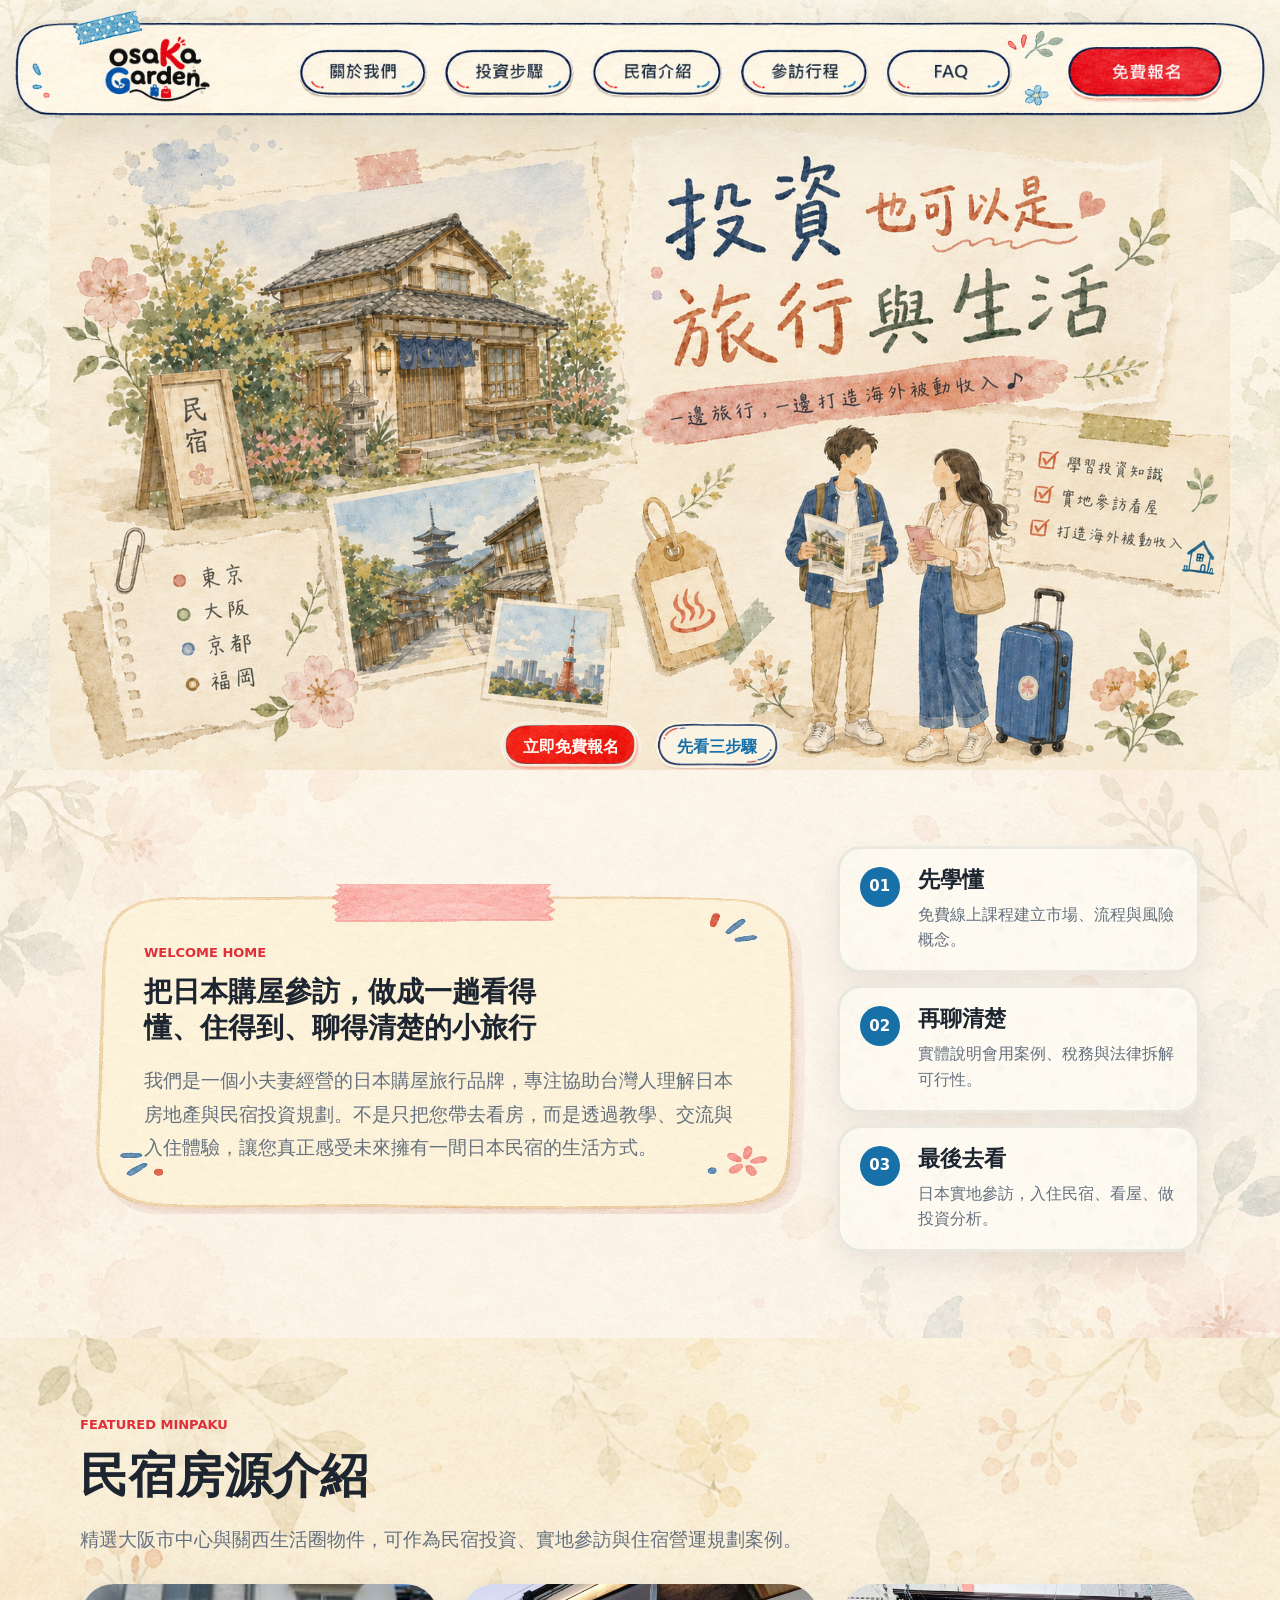
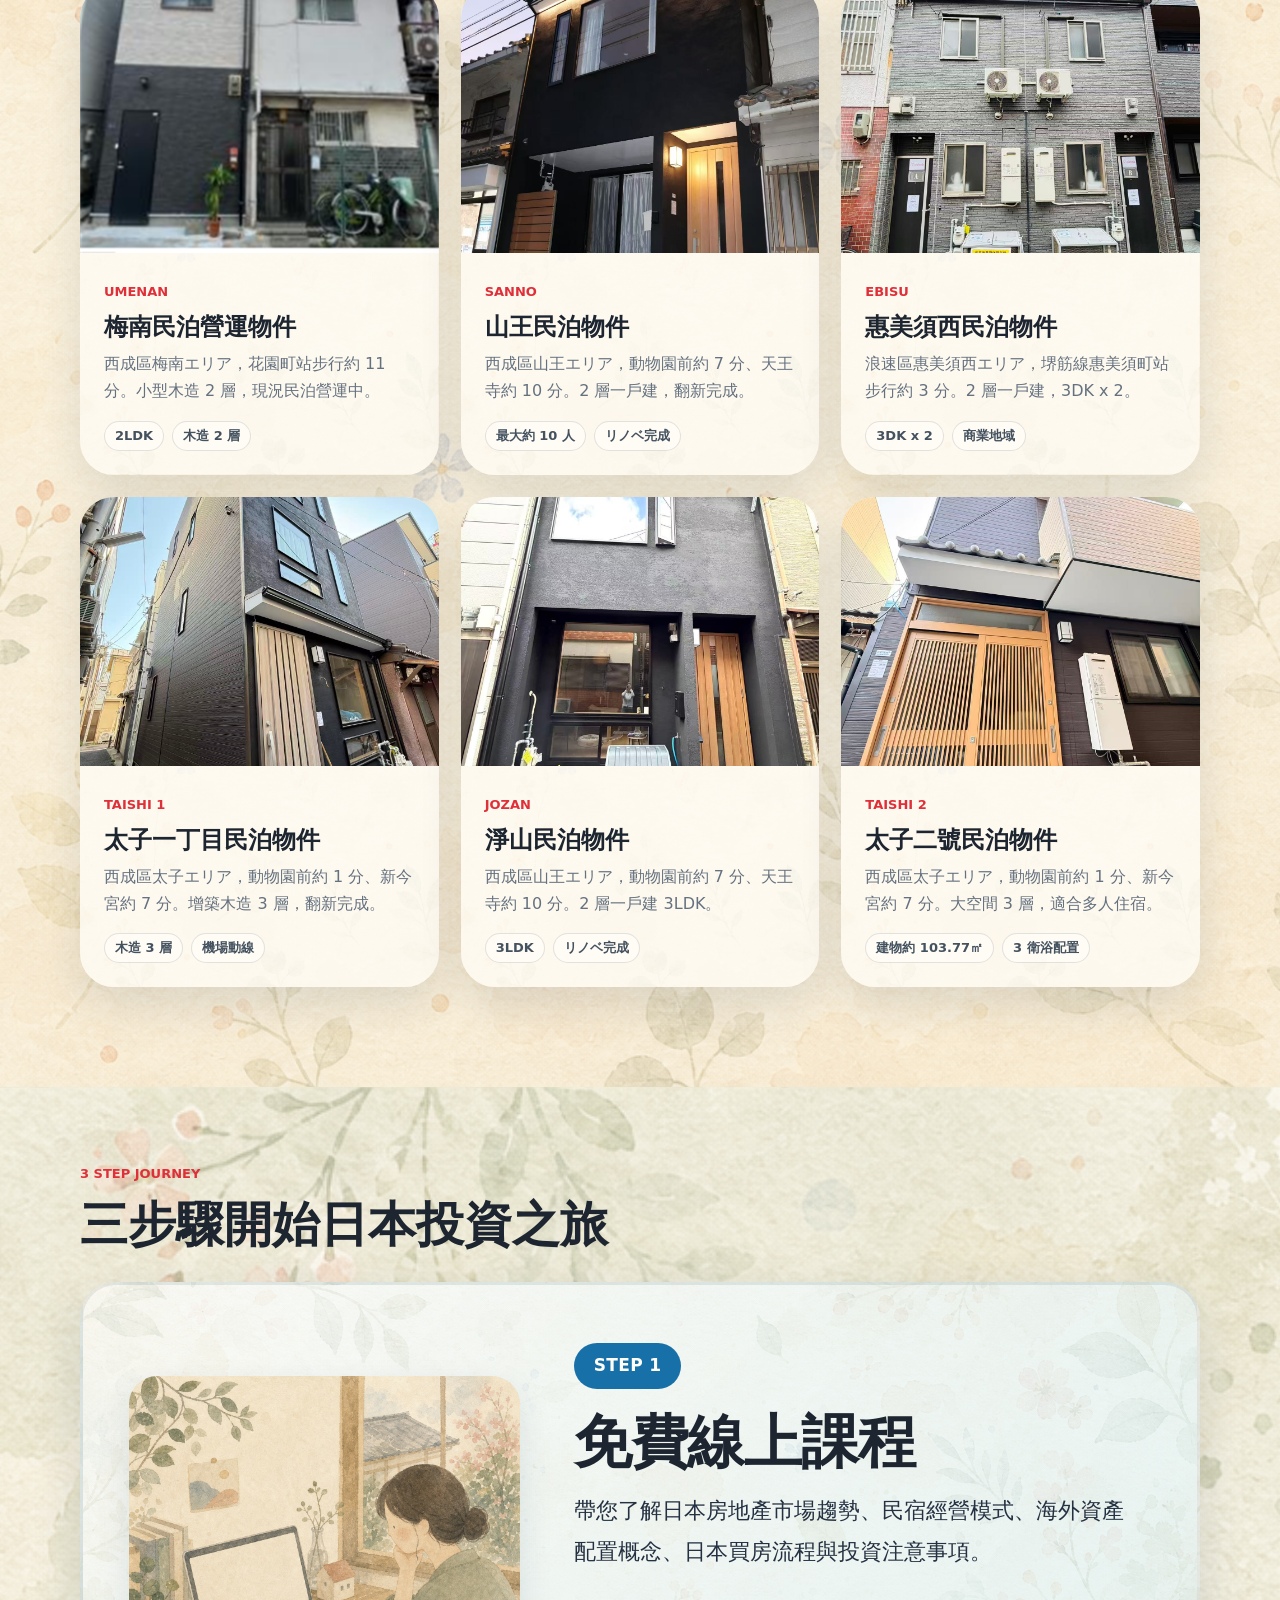
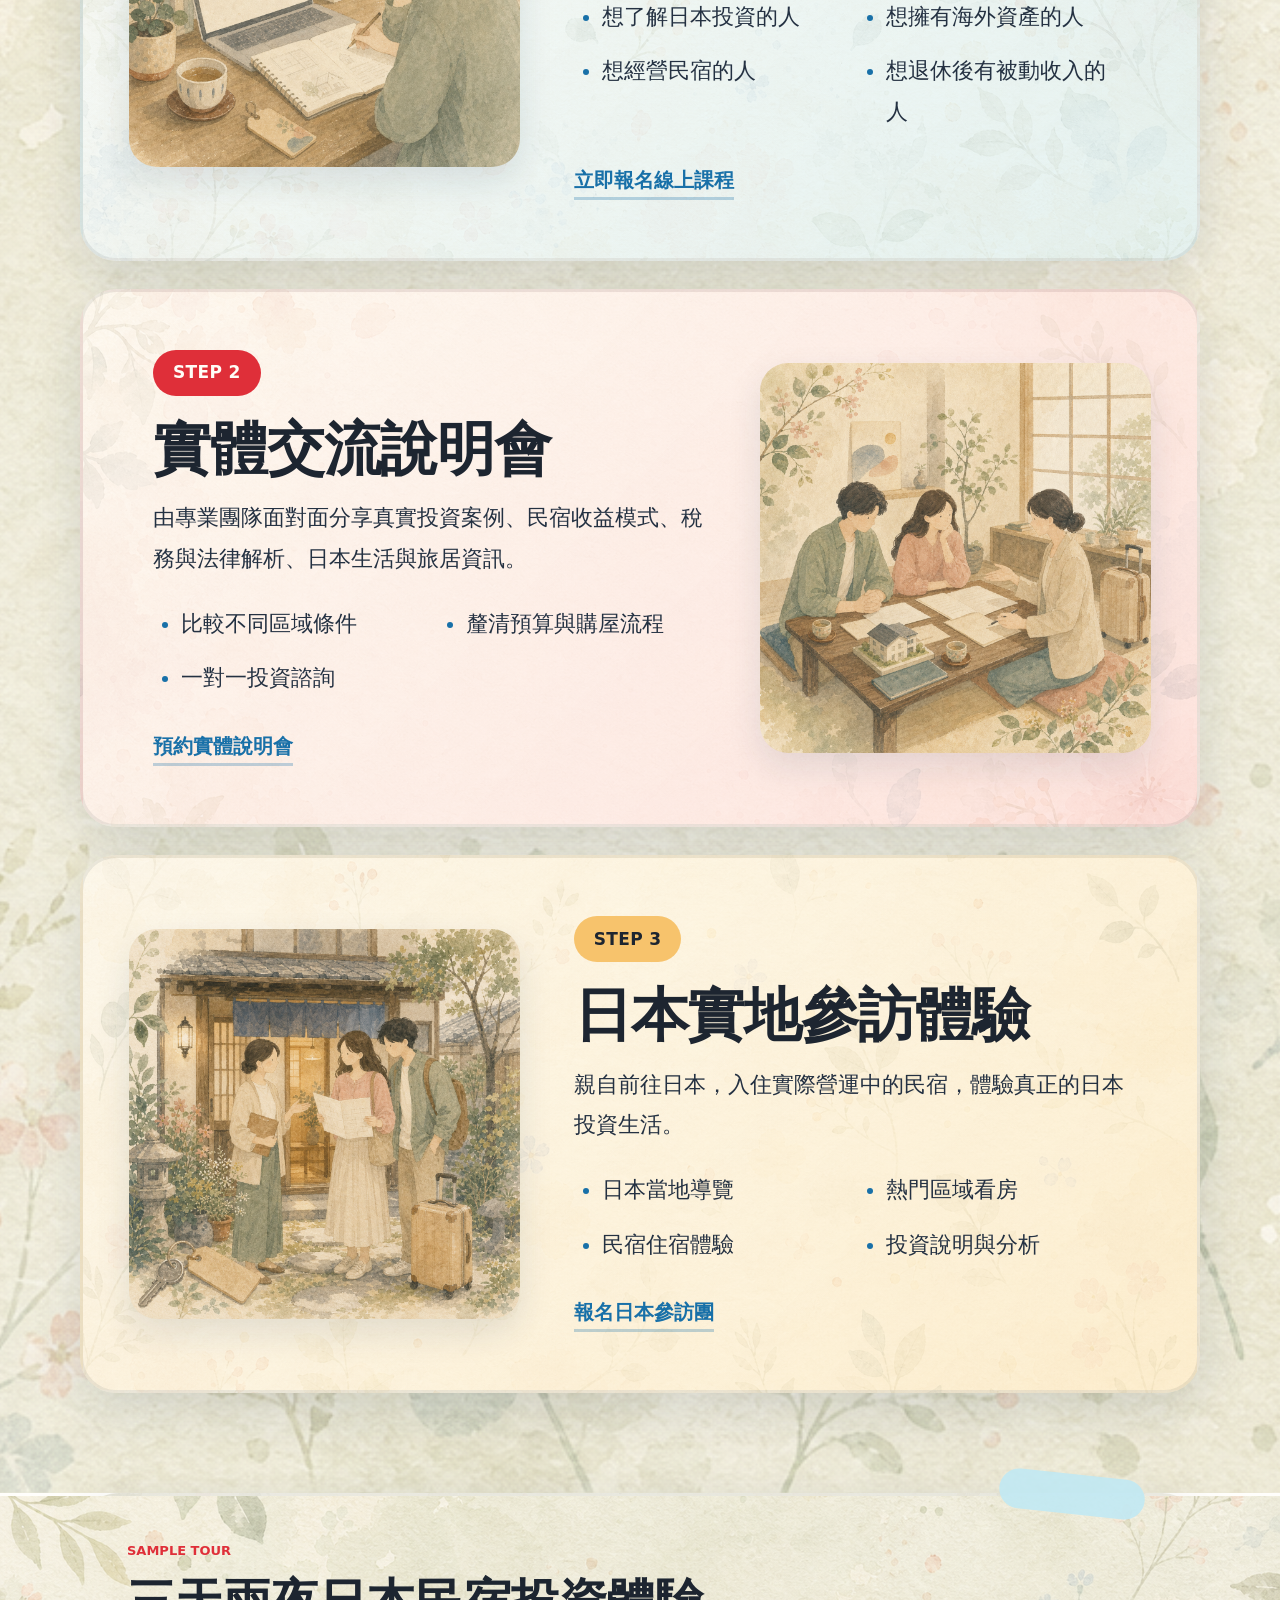
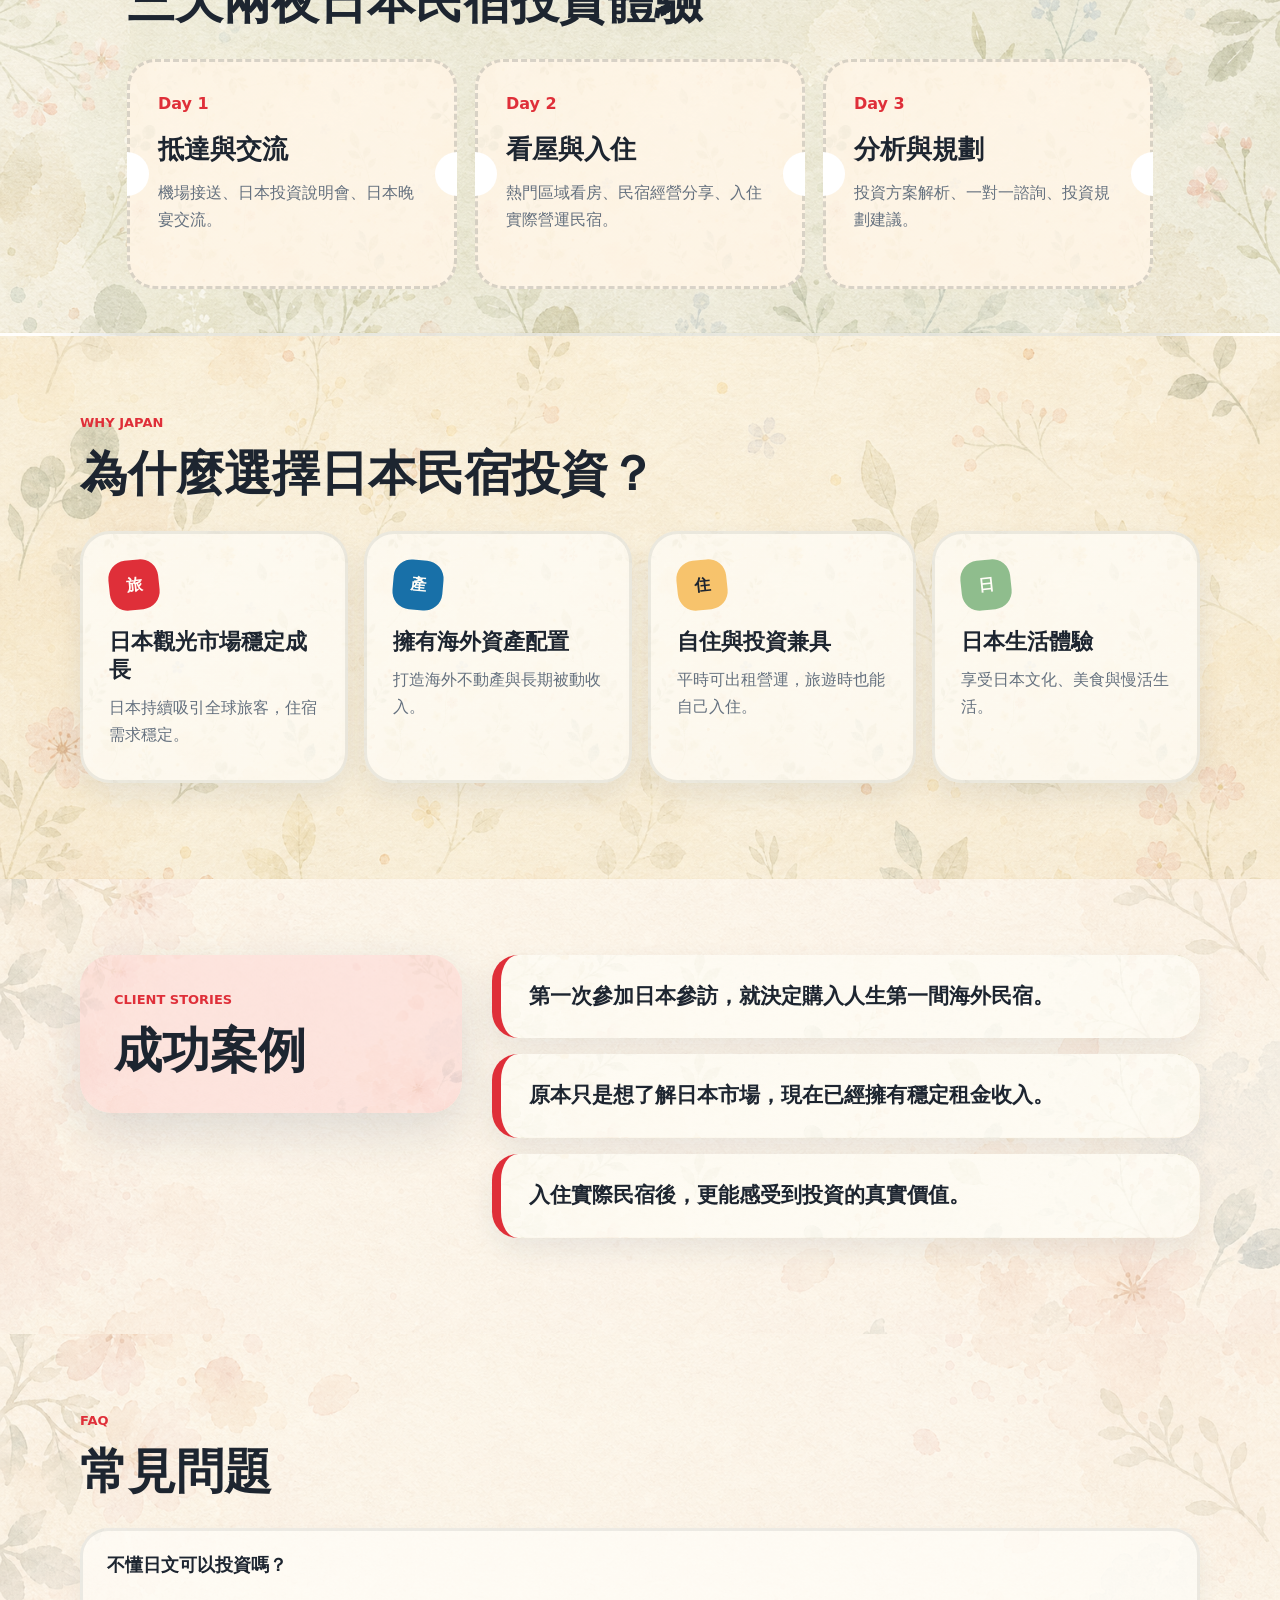
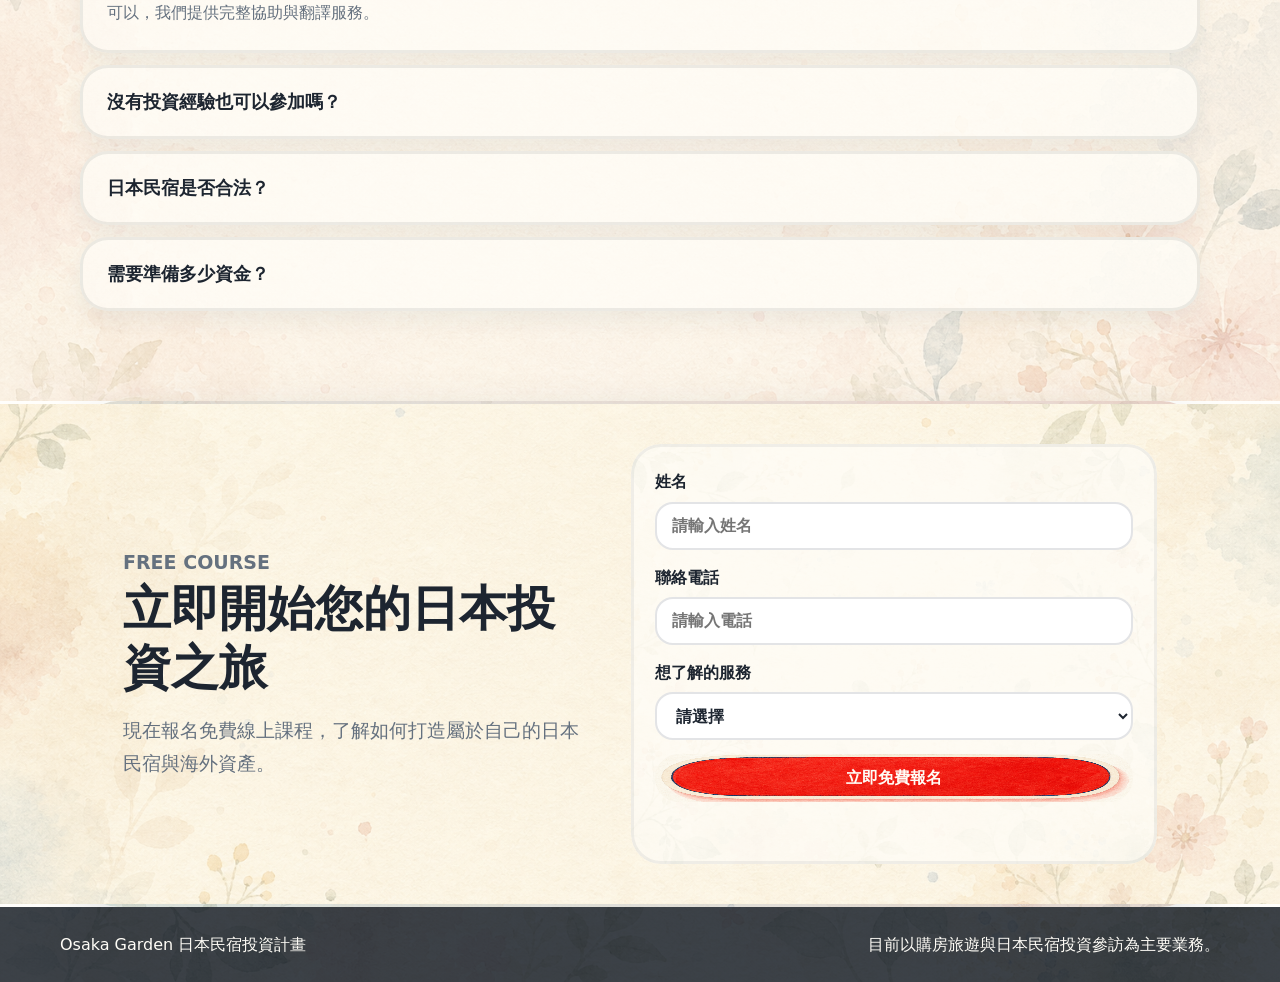
<file: index.html>
<!doctype html>
<html lang="zh-Hant">
  <head>
    <meta charset="utf-8">
    <meta name="viewport" content="width=device-width, initial-scale=1">
    <title>Osaka Garden 投資也可以是旅行與生活</title>
    <meta name="description" content="從免費線上課程、實體交流到日本實地參訪，了解日本民宿投資、海外資產配置與購屋旅行。">
    <link rel="stylesheet" href="styles.css">
  </head>
  <body>
    <header class="site-header" aria-label="主要導覽">
      <img class="nav-bar-image" src="assets/illustrations/nav-bar-user-alpha.png" alt="Osaka Garden 導覽列：關於我們、投資步驟、民宿介紹、參訪行程、FAQ、免費報名">
      <a class="nav-zone nav-zone-logo" href="#top" aria-label="回到首頁"></a>
      <a class="nav-zone nav-zone-about" href="#about" aria-label="關於我們"></a>
      <a class="nav-zone nav-zone-steps" href="#steps" aria-label="投資步驟"></a>
      <a class="nav-zone nav-zone-minpaku" href="#minpaku" aria-label="民宿介紹"></a>
      <a class="nav-zone nav-zone-tour" href="#tour" aria-label="參訪行程"></a>
      <a class="nav-zone nav-zone-faq" href="#faq" aria-label="FAQ"></a>
      <a class="nav-zone nav-zone-contact" href="#contact" aria-label="免費報名"></a>

      <div class="mobile-nav">
        <a class="mobile-logo" href="#top" aria-label="回到首頁">
          <img src="assets/logo.png" alt="Osaka Garden">
        </a>
        <a class="mobile-cta" href="#contact">免費報名</a>
        <input type="checkbox" id="nav-toggle" class="nav-toggle" aria-label="開啟選單">
        <label for="nav-toggle" class="nav-toggle-btn" aria-hidden="true">
          <span></span><span></span><span></span>
        </label>
        <nav class="mobile-menu" aria-label="行動版選單">
          <a href="#about">關於我們</a>
          <a href="#steps">投資步驟</a>
          <a href="#minpaku">民宿介紹</a>
          <a href="#tour">參訪行程</a>
          <a href="#faq">FAQ</a>
          <a href="#contact" class="menu-cta">立即免費報名</a>
        </nav>
      </div>
    </header>

    <main id="top">
      <section class="hero-sticker" aria-labelledby="hero-title">
        <h1 id="hero-title" class="sr-only">投資也可以是旅行與生活，一邊旅行，一邊打造海外被動收入</h1>
        <div class="hero-card">
          <img src="assets/cover.png" alt="日本民宿投資計畫手繪封面插圖">
        </div>
        <div class="hero-actions">
          <a class="button primary" href="#contact">立即免費報名</a>
          <a class="button secondary" href="#steps">先看三步驟</a>
        </div>
      </section>

      <section class="home-intro" id="about">
        <div class="intro-note">
          <p class="kicker">Welcome Home</p>
          <h2>把日本購屋參訪，做成一趟看得懂、住得到、聊得清楚的小旅行</h2>
          <p>我們是一個小夫妻經營的日本購屋旅行品牌，專注協助台灣人理解日本房地產與民宿投資規劃。不是只把您帶去看房，而是透過教學、交流與入住體驗，讓您真正感受未來擁有一間日本民宿的生活方式。</p>
        </div>
        <div class="intro-pins" aria-label="服務重點">
          <article>
            <span>01</span>
            <strong>先學懂</strong>
            <p>免費線上課程建立市場、流程與風險概念。</p>
          </article>
          <article>
            <span>02</span>
            <strong>再聊清楚</strong>
            <p>實體說明會用案例、稅務與法律拆解可行性。</p>
          </article>
          <article>
            <span>03</span>
            <strong>最後去看</strong>
            <p>日本實地參訪，入住民宿、看屋、做投資分析。</p>
          </article>
        </div>
      </section>

      <section class="minpaku-section" id="minpaku">
        <div class="section-heading">
          <p class="kicker">Featured Minpaku</p>
          <h2>民宿房源介紹</h2>
          <p>精選大阪市中心與關西生活圈物件，可作為民宿投資、實地參訪與住宿營運規劃案例。</p>
        </div>
        <div class="minpaku-grid">
          <a class="minpaku-card" href="umenan.html">
            <img src="assets/properties/umenan/exterior-hero.png" alt="梅南民泊營運物件外觀">
            <div>
              <span>Umenan</span>
              <h3>梅南民泊營運物件</h3>
              <p>西成區梅南エリア，花園町站步行約 11 分。小型木造 2 層，現況民泊營運中。</p>
              <div class="property-tags">
                <b>2LDK</b>
                <b>木造 2 層</b>
              </div>
            </div>
          </a>

          <a class="minpaku-card" href="sanno.html">
            <img src="assets/properties/sanno/exterior-night-original.jpg" alt="山王民泊物件外觀">
            <div>
              <span>Sanno</span>
              <h3>山王民泊物件</h3>
              <p>西成區山王エリア，動物園前約 7 分、天王寺約 10 分。2 層一戶建，翻新完成。</p>
              <div class="property-tags">
                <b>最大約 10 人</b>
                <b>リノベ完成</b>
              </div>
            </div>
          </a>

          <a class="minpaku-card" href="ebisu.html">
            <img src="assets/properties/ebisu/hero.jpg" alt="惠美須西民泊物件外觀">
            <div>
              <span>Ebisu</span>
              <h3>惠美須西民泊物件</h3>
              <p>浪速區惠美須西エリア，堺筋線惠美須町站步行約 3 分。2 層一戶建，3DK x 2。</p>
              <div class="property-tags">
                <b>3DK x 2</b>
                <b>商業地域</b>
              </div>
            </div>
          </a>

          <a class="minpaku-card" href="taishi1.html">
            <img src="assets/properties/taishi1/hero.jpg" alt="太子一丁目民泊物件外觀">
            <div>
              <span>Taishi 1</span>
              <h3>太子一丁目民泊物件</h3>
              <p>西成區太子エリア，動物園前約 1 分、新今宮約 7 分。增築木造 3 層，翻新完成。</p>
              <div class="property-tags">
                <b>木造 3 層</b>
                <b>機場動線</b>
              </div>
            </div>
          </a>

          <a class="minpaku-card" href="jozan.html">
            <img src="assets/properties/jozan/hero.jpg" alt="淨山民泊物件外觀">
            <div>
              <span>Jozan</span>
              <h3>淨山民泊物件</h3>
              <p>西成區山王エリア，動物園前約 7 分、天王寺約 10 分。2 層一戶建 3LDK。</p>
              <div class="property-tags">
                <b>3LDK</b>
                <b>リノベ完成</b>
              </div>
            </div>
          </a>

          <a class="minpaku-card" href="taishi2.html">
            <img src="assets/properties/taishi2/hero.jpg" alt="太子二號民泊物件外觀">
            <div>
              <span>Taishi 2</span>
              <h3>太子二號民泊物件</h3>
              <p>西成區太子エリア，動物園前約 1 分、新今宮約 7 分。大空間 3 層，適合多人住宿。</p>
              <div class="property-tags">
                <b>建物約 103.77㎡</b>
                <b>3 衛浴配置</b>
              </div>
            </div>
          </a>
        </div>
      </section>

      <section class="journey-section" id="steps">
        <div class="section-heading">
          <p class="kicker">3 Step Journey</p>
          <h2>三步驟開始日本投資之旅</h2>
        </div>
        <div class="journey-grid">
          <article class="journey-card card-blue">
            <div class="card-art">
              <img src="assets/illustrations/step-online-watercolor.png" alt="線上課程水彩插圖">
            </div>
            <div class="card-copy">
              <span class="step-tag">STEP 1</span>
              <h3>免費線上課程</h3>
              <p>帶您了解日本房地產市場趨勢、民宿經營模式、海外資產配置概念、日本買房流程與投資注意事項。</p>
              <ul>
                <li>想了解日本投資的人</li>
                <li>想擁有海外資產的人</li>
                <li>想經營民宿的人</li>
                <li>想退休後有被動收入的人</li>
              </ul>
              <a class="text-link" href="#contact">立即報名線上課程</a>
            </div>
          </article>

          <article class="journey-card card-pink">
            <div class="card-art">
              <img src="assets/illustrations/step-seminar-watercolor.png" alt="實體交流說明會水彩插圖">
            </div>
            <div class="card-copy">
              <span class="step-tag">STEP 2</span>
              <h3>實體交流說明會</h3>
              <p>由專業團隊面對面分享真實投資案例、民宿收益模式、稅務與法律解析、日本生活與旅居資訊。</p>
              <ul>
                <li>比較不同區域條件</li>
                <li>釐清預算與購屋流程</li>
                <li>一對一投資諮詢</li>
              </ul>
              <a class="text-link" href="#contact">預約實體說明會</a>
            </div>
          </article>

          <article class="journey-card card-cream">
            <div class="card-art">
              <img src="assets/illustrations/step-visit-watercolor.png" alt="日本實地參訪水彩插圖">
            </div>
            <div class="card-copy">
              <span class="step-tag">STEP 3</span>
              <h3>日本實地參訪體驗</h3>
              <p>親自前往日本，入住實際營運中的民宿，體驗真正的日本投資生活。</p>
              <ul>
                <li>日本當地導覽</li>
                <li>熱門區域看房</li>
                <li>民宿住宿體驗</li>
                <li>投資說明與分析</li>
              </ul>
              <a class="text-link" href="#contact">報名日本參訪團</a>
            </div>
          </article>
        </div>
      </section>

      <section class="tour-board" id="tour">
        <div class="section-heading">
          <p class="kicker">Sample Tour</p>
          <h2>三天兩夜日本民宿投資體驗</h2>
        </div>
        <div class="ticket-row">
          <article class="ticket">
            <span>Day 1</span>
            <h3>抵達與交流</h3>
            <p>機場接送、日本投資說明會、日本晚宴交流。</p>
          </article>
          <article class="ticket">
            <span>Day 2</span>
            <h3>看屋與入住</h3>
            <p>熱門區域看房、民宿經營分享、入住實際營運民宿。</p>
          </article>
          <article class="ticket">
            <span>Day 3</span>
            <h3>分析與規劃</h3>
            <p>投資方案解析、一對一諮詢、投資規劃建議。</p>
          </article>
        </div>
      </section>

      <section class="reason-section">
        <div class="section-heading compact">
          <p class="kicker">Why Japan</p>
          <h2>為什麼選擇日本民宿投資？</h2>
        </div>
        <div class="reason-grid">
          <article>
            <span class="mini-icon">旅</span>
            <h3>日本觀光市場穩定成長</h3>
            <p>日本持續吸引全球旅客，住宿需求穩定。</p>
          </article>
          <article>
            <span class="mini-icon">產</span>
            <h3>擁有海外資產配置</h3>
            <p>打造海外不動產與長期被動收入。</p>
          </article>
          <article>
            <span class="mini-icon">住</span>
            <h3>自住與投資兼具</h3>
            <p>平時可出租營運，旅遊時也能自己入住。</p>
          </article>
          <article>
            <span class="mini-icon">日</span>
            <h3>日本生活體驗</h3>
            <p>享受日本文化、美食與慢活生活。</p>
          </article>
        </div>
      </section>

      <section class="story-section">
        <div class="story-note">
          <p class="kicker">Client Stories</p>
          <h2>成功案例</h2>
        </div>
        <div class="story-stack">
          <blockquote>第一次參加日本參訪，就決定購入人生第一間海外民宿。</blockquote>
          <blockquote>原本只是想了解日本市場，現在已經擁有穩定租金收入。</blockquote>
          <blockquote>入住實際民宿後，更能感受到投資的真實價值。</blockquote>
        </div>
      </section>

      <section class="faq-section" id="faq">
        <div class="section-heading compact">
          <p class="kicker">FAQ</p>
          <h2>常見問題</h2>
        </div>
        <div class="faq-list">
          <details open>
            <summary>不懂日文可以投資嗎？</summary>
            <p>可以，我們提供完整協助與翻譯服務。</p>
          </details>
          <details>
            <summary>沒有投資經驗也可以參加嗎？</summary>
            <p>可以，課程專為初學者設計，會先從市場、流程與注意事項開始。</p>
          </details>
          <details>
            <summary>日本民宿是否合法？</summary>
            <p>我們會協助了解合法民宿與營運方式，並依地區條件評估可行性。</p>
          </details>
          <details>
            <summary>需要準備多少資金？</summary>
            <p>依地區與物件不同，會有不同規劃方案，建議先透過課程與諮詢建立預算範圍。</p>
          </details>
        </div>
      </section>

      <section class="contact-section" id="contact">
        <div class="contact-copy">
          <p class="kicker">Free Course</p>
          <h2>立即開始您的日本投資之旅</h2>
          <p>現在報名免費線上課程，了解如何打造屬於自己的日本民宿與海外資產。</p>
        </div>
        <form class="lead-form" aria-label="免費課程報名表">
          <label>
            姓名
            <input type="text" name="name" placeholder="請輸入姓名" required>
          </label>
          <label>
            聯絡電話
            <input type="tel" name="phone" placeholder="請輸入電話" required>
          </label>
          <label>
            想了解的服務
            <select name="interest" required>
              <option value="">請選擇</option>
              <option>免費線上課程</option>
              <option>實體交流說明會</option>
              <option>日本實地參訪團</option>
            </select>
          </label>
          <button class="button primary" type="submit">立即免費報名</button>
          <p class="form-status" role="status" aria-live="polite"></p>
        </form>
      </section>
    </main>

    <footer class="site-footer">
      <p>Osaka Garden 日本民宿投資計畫</p>
      <p>目前以購房旅遊與日本民宿投資參訪為主要業務。</p>
    </footer>

    <script src="script.js"></script>
  </body>
</html>
</file>
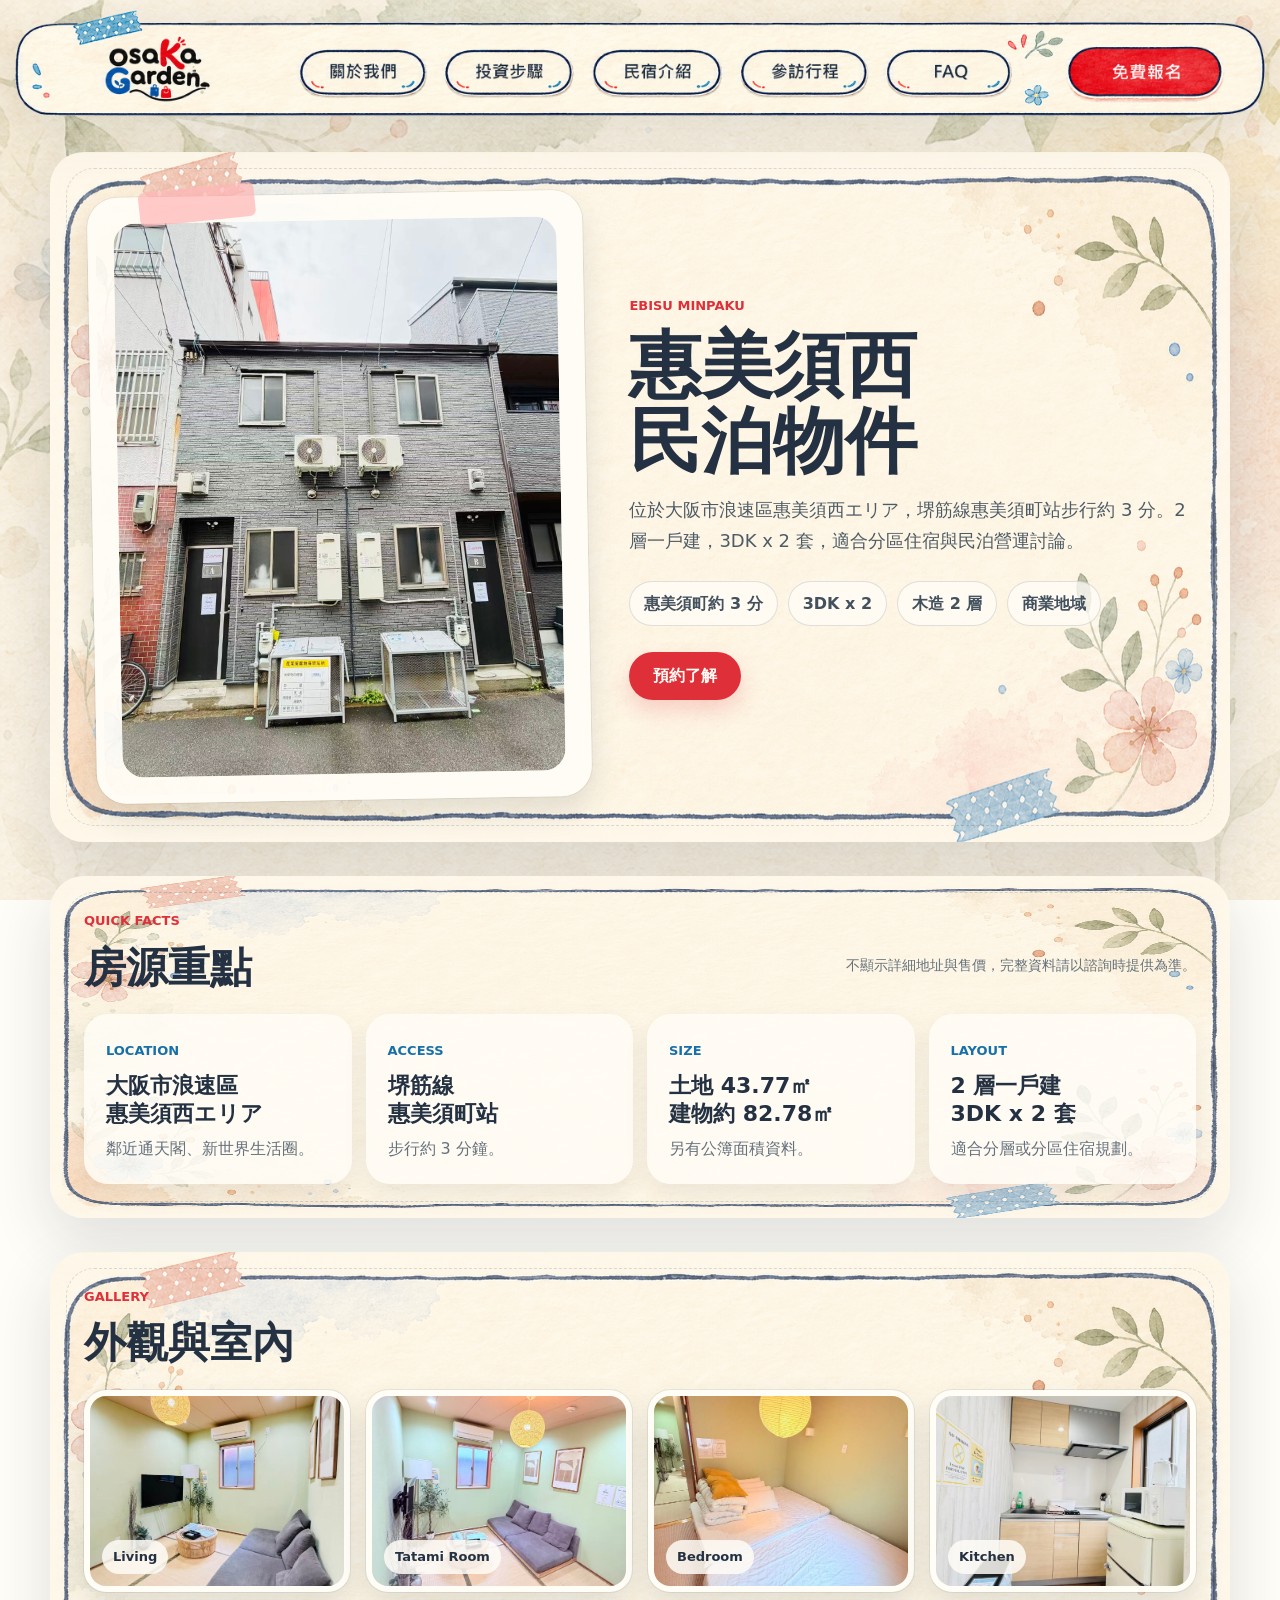
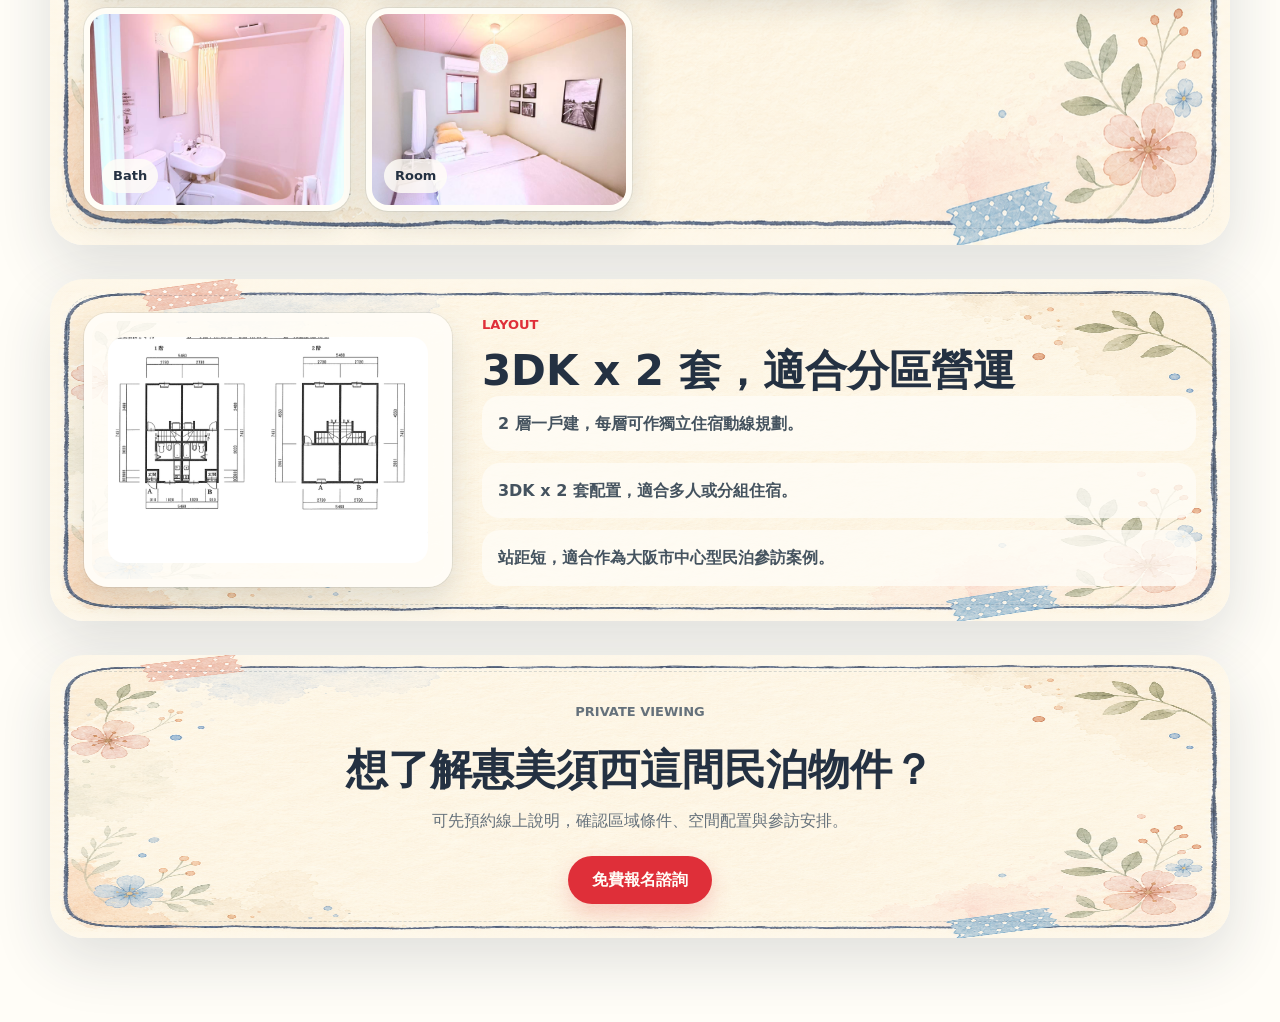
<file: ebisu.html>
<!doctype html>
<html lang="zh-Hant">
  <head>
    <meta charset="utf-8">
    <meta name="viewport" content="width=device-width, initial-scale=1">
    <title>惠美須西民泊物件 | Osaka Garden</title>
    <meta name="description" content="大阪市浪速區惠美須西エリア，惠美須町站步行約3分，2層一戶建 3DK x 2 套民泊物件介紹。">
    <link rel="stylesheet" href="property-page.css">
    <link rel="stylesheet" href="property-enhancements.css">
  </head>
  <body>
    <header class="site-header" aria-label="主要導覽">
      <img class="nav-bar-image" src="assets/illustrations/nav-bar-user-alpha.png" alt="Osaka Garden 導覽列">
      <a class="nav-zone nav-zone-logo" href="index.html" aria-label="回到首頁"></a>
      <a class="nav-zone nav-zone-about" href="index.html#about" aria-label="關於我們"></a>
      <a class="nav-zone nav-zone-steps" href="index.html#steps" aria-label="投資步驟"></a>
      <a class="nav-zone nav-zone-minpaku" href="index.html#minpaku" aria-label="民宿介紹"></a>
      <a class="nav-zone nav-zone-tour" href="index.html#tour" aria-label="參訪行程"></a>
      <a class="nav-zone nav-zone-faq" href="index.html#faq" aria-label="FAQ"></a>
      <a class="nav-zone nav-zone-contact" href="#contact" aria-label="免費報名"></a>
    </header>

    <div class="mobile-back-bar" aria-label="返回首頁">
      <a class="mobile-back-link" href="index.html">
        <span class="back-arrow" aria-hidden="true">←</span>
        <img src="assets/logo.png" alt="Osaka Garden">
        <span class="back-label">回首頁</span>
      </a>
    </div>

    <main class="page">
      <section class="property-hero">
        <div class="hero-photo">
          <img src="assets/properties/ebisu/hero.jpg" alt="惠美須西民泊物件外觀">
        </div>
        <div class="hero-copy">
          <p class="kicker">Ebisu Minpaku</p>
          <h1>惠美須西<br>民泊物件</h1>
          <p class="lead">位於大阪市浪速區惠美須西エリア，堺筋線惠美須町站步行約 3 分。2 層一戶建，3DK x 2 套，適合分區住宿與民泊營運討論。</p>
          <div class="chips">
            <span>惠美須町約 3 分</span>
            <span>3DK x 2</span>
            <span>木造 2 層</span>
            <span>商業地域</span>
          </div>
          <a class="button" href="#contact">預約了解</a>
        </div>
      </section>

      <section class="section">
        <div class="section-head">
          <div>
            <p class="kicker">Quick Facts</p>
            <h2>房源重點</h2>
          </div>
          <p class="note">不顯示詳細地址與售價，完整資料請以諮詢時提供為準。</p>
        </div>
        <div class="facts">
          <article class="fact"><span>LOCATION</span><strong>大阪市浪速區<br>惠美須西エリア</strong><p>鄰近通天閣、新世界生活圈。</p></article>
          <article class="fact"><span>ACCESS</span><strong>堺筋線<br>惠美須町站</strong><p>步行約 3 分鐘。</p></article>
          <article class="fact"><span>SIZE</span><strong>土地 43.77㎡<br>建物約 82.78㎡</strong><p>另有公簿面積資料。</p></article>
          <article class="fact"><span>LAYOUT</span><strong>2 層一戶建<br>3DK x 2 套</strong><p>適合分層或分區住宿規劃。</p></article>
        </div>
      </section>

      <section class="section alt">
        <div class="section-head">
          <div>
            <p class="kicker">Gallery</p>
            <h2>外觀與室內</h2>
          </div>
        </div>
        <div class="gallery">
          <figure><img src="assets/properties/ebisu/room-a.jpg" alt="惠美須西客廳"><figcaption>Living</figcaption></figure>
          <figure><img src="assets/properties/ebisu/room-b.jpg" alt="惠美須西和室"><figcaption>Tatami Room</figcaption></figure>
          <figure><img src="assets/properties/ebisu/bedroom.jpg" alt="惠美須西臥室"><figcaption>Bedroom</figcaption></figure>
          <figure><img src="assets/properties/ebisu/kitchen.jpg" alt="惠美須西廚房"><figcaption>Kitchen</figcaption></figure>
          <figure><img src="assets/properties/ebisu/bath.jpg" alt="惠美須西浴室"><figcaption>Bath</figcaption></figure>
          <figure><img src="assets/properties/ebisu/bedroom-b.jpg" alt="惠美須西臥室"><figcaption>Room</figcaption></figure>
        </div>
      </section>

      <section class="section">
        <div class="layout-grid">
          <div class="plan-card">
            <img src="assets/properties/ebisu/floorplan.png" alt="惠美須西平面圖">
          </div>
          <div>
            <p class="kicker">Layout</p>
            <h2>3DK x 2 套，適合分區營運</h2>
            <ul class="mini-list">
              <li>2 層一戶建，每層可作獨立住宿動線規劃。</li>
              <li>3DK x 2 套配置，適合多人或分組住宿。</li>
              <li>站距短，適合作為大阪市中心型民泊參訪案例。</li>
            </ul>
          </div>
        </div>
      </section>

      <section class="section cta" id="contact">
        <p class="kicker">Private Viewing</p>
        <h2>想了解惠美須西這間民泊物件？</h2>
        <p>可先預約線上說明，確認區域條件、空間配置與參訪安排。</p>
        <a class="button" href="index.html#contact">免費報名諮詢</a>
      </section>
    </main>
    <script src="property-lightbox.js"></script>
  </body>
</html>
</file>
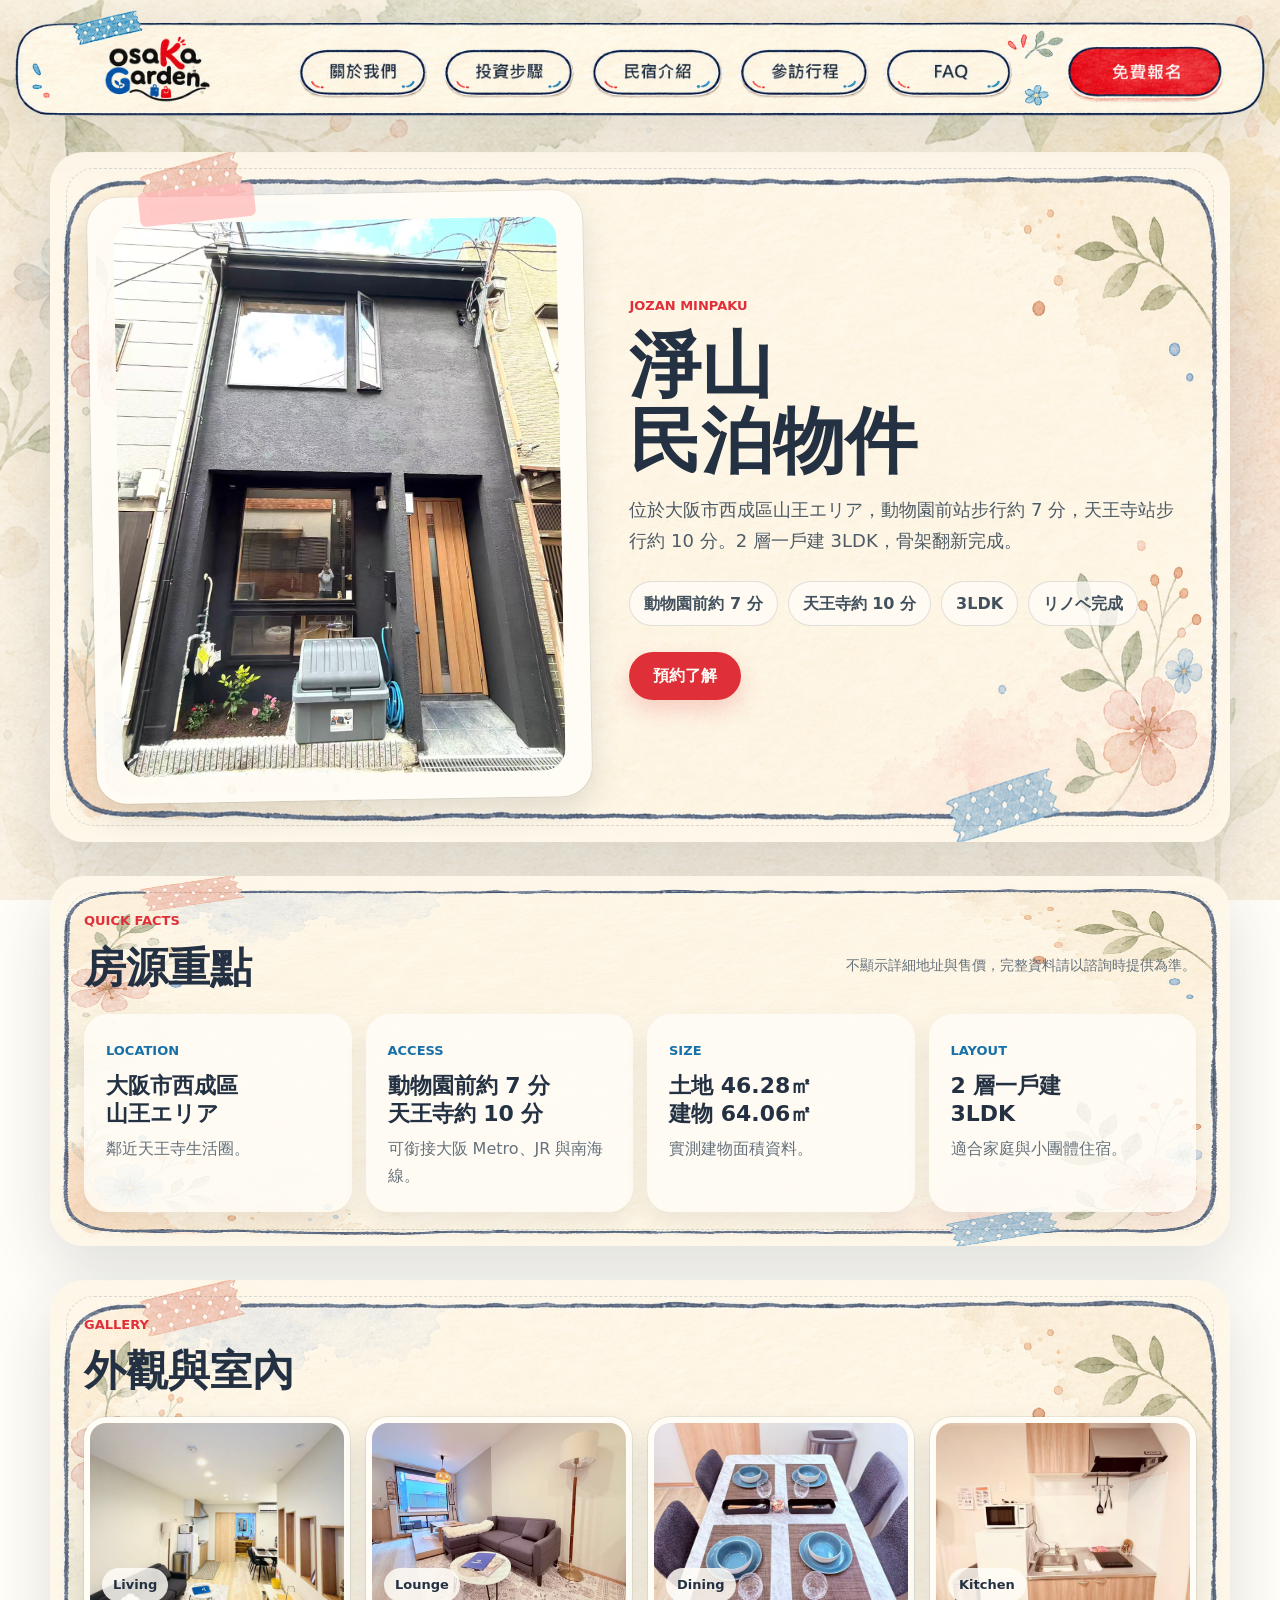
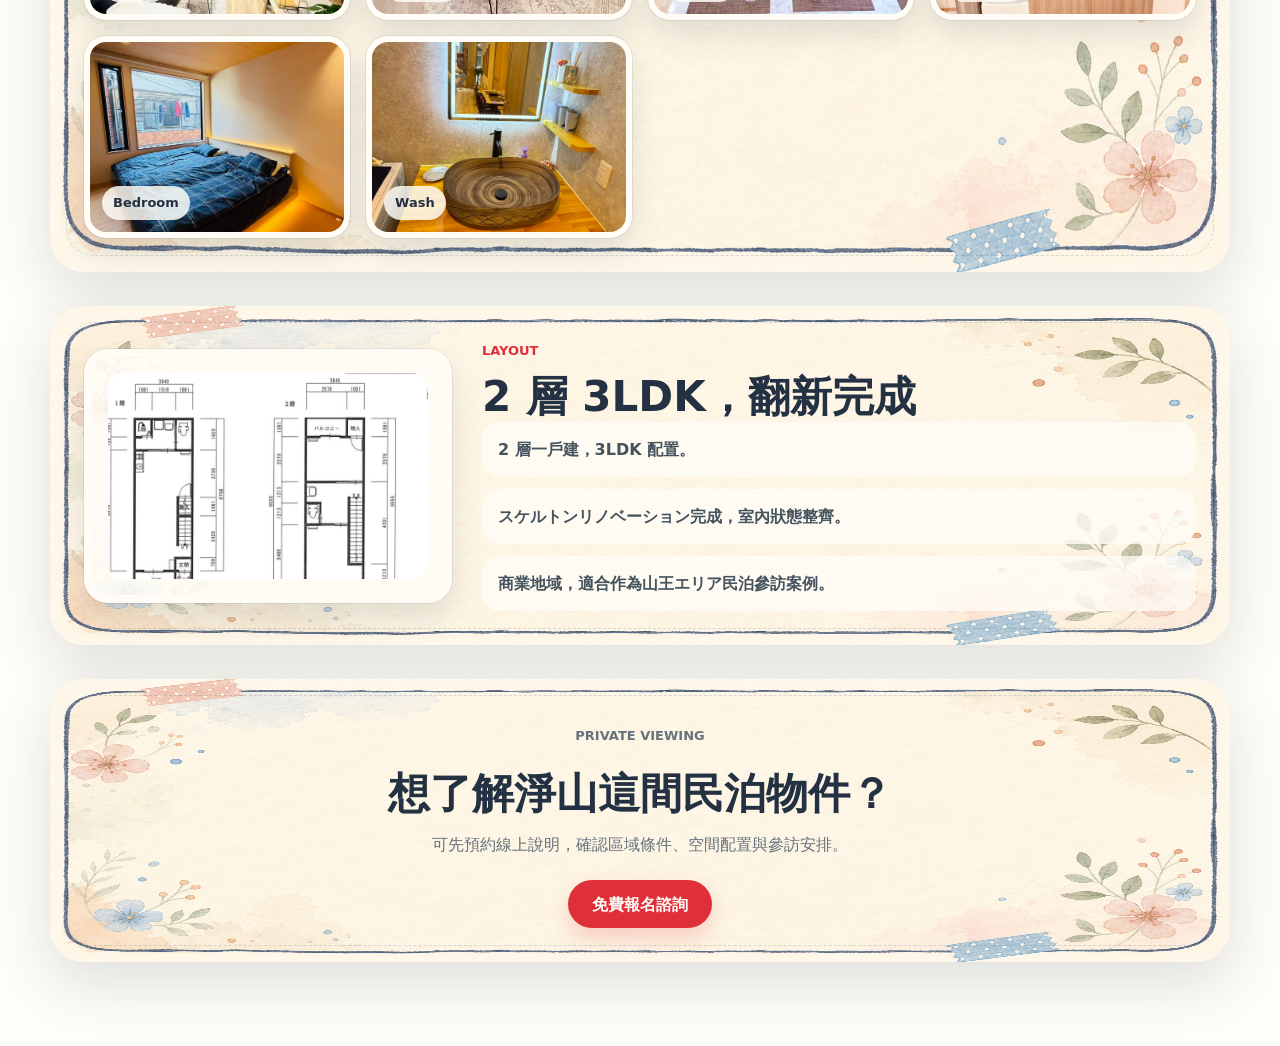
<file: jozan.html>
<!doctype html>
<html lang="zh-Hant">
  <head>
    <meta charset="utf-8">
    <meta name="viewport" content="width=device-width, initial-scale=1">
    <title>淨山民泊物件 | Osaka Garden</title>
    <meta name="description" content="大阪市西成區山王エリア，動物園前站步行約7分，天王寺站步行約10分，2層一戶建 3LDK 民泊物件介紹。">
    <link rel="stylesheet" href="property-page.css">
    <link rel="stylesheet" href="property-enhancements.css">
  </head>
  <body>
    <header class="site-header" aria-label="主要導覽">
      <img class="nav-bar-image" src="assets/illustrations/nav-bar-user-alpha.png" alt="Osaka Garden 導覽列">
      <a class="nav-zone nav-zone-logo" href="index.html" aria-label="回到首頁"></a>
      <a class="nav-zone nav-zone-about" href="index.html#about" aria-label="關於我們"></a>
      <a class="nav-zone nav-zone-steps" href="index.html#steps" aria-label="投資步驟"></a>
      <a class="nav-zone nav-zone-minpaku" href="index.html#minpaku" aria-label="民宿介紹"></a>
      <a class="nav-zone nav-zone-tour" href="index.html#tour" aria-label="參訪行程"></a>
      <a class="nav-zone nav-zone-faq" href="index.html#faq" aria-label="FAQ"></a>
      <a class="nav-zone nav-zone-contact" href="#contact" aria-label="免費報名"></a>
    </header>

    <div class="mobile-back-bar" aria-label="返回首頁">
      <a class="mobile-back-link" href="index.html">
        <span class="back-arrow" aria-hidden="true">←</span>
        <img src="assets/logo.png" alt="Osaka Garden">
        <span class="back-label">回首頁</span>
      </a>
    </div>

    <main class="page">
      <section class="property-hero">
        <div class="hero-photo">
          <img src="assets/properties/jozan/hero.jpg" alt="淨山民泊物件外觀">
        </div>
        <div class="hero-copy">
          <p class="kicker">Jozan Minpaku</p>
          <h1>淨山<br>民泊物件</h1>
          <p class="lead">位於大阪市西成區山王エリア，動物園前站步行約 7 分，天王寺站步行約 10 分。2 層一戶建 3LDK，骨架翻新完成。</p>
          <div class="chips">
            <span>動物園前約 7 分</span>
            <span>天王寺約 10 分</span>
            <span>3LDK</span>
            <span>リノベ完成</span>
          </div>
          <a class="button" href="#contact">預約了解</a>
        </div>
      </section>

      <section class="section">
        <div class="section-head">
          <div>
            <p class="kicker">Quick Facts</p>
            <h2>房源重點</h2>
          </div>
          <p class="note">不顯示詳細地址與售價，完整資料請以諮詢時提供為準。</p>
        </div>
        <div class="facts">
          <article class="fact"><span>LOCATION</span><strong>大阪市西成區<br>山王エリア</strong><p>鄰近天王寺生活圈。</p></article>
          <article class="fact"><span>ACCESS</span><strong>動物園前約 7 分<br>天王寺約 10 分</strong><p>可銜接大阪 Metro、JR 與南海線。</p></article>
          <article class="fact"><span>SIZE</span><strong>土地 46.28㎡<br>建物 64.06㎡</strong><p>實測建物面積資料。</p></article>
          <article class="fact"><span>LAYOUT</span><strong>2 層一戶建<br>3LDK</strong><p>適合家庭與小團體住宿。</p></article>
        </div>
      </section>

      <section class="section alt">
        <div class="section-head">
          <div>
            <p class="kicker">Gallery</p>
            <h2>外觀與室內</h2>
          </div>
        </div>
        <div class="gallery">
          <figure><img src="assets/properties/jozan/living-wide.jpg" alt="淨山客廳"><figcaption>Living</figcaption></figure>
          <figure><img src="assets/properties/jozan/living.jpg" alt="淨山休息區"><figcaption>Lounge</figcaption></figure>
          <figure><img src="assets/properties/jozan/dining.jpg" alt="淨山餐桌"><figcaption>Dining</figcaption></figure>
          <figure><img src="assets/properties/jozan/kitchen.jpg" alt="淨山廚房"><figcaption>Kitchen</figcaption></figure>
          <figure><img src="assets/properties/jozan/bedroom.jpg" alt="淨山臥室"><figcaption>Bedroom</figcaption></figure>
          <figure><img src="assets/properties/jozan/wash.jpg" alt="淨山洗面台"><figcaption>Wash</figcaption></figure>
        </div>
      </section>

      <section class="section">
        <div class="layout-grid">
          <div class="plan-card">
            <img src="assets/properties/jozan/floorplan.png" alt="淨山平面圖">
          </div>
          <div>
            <p class="kicker">Layout</p>
            <h2>2 層 3LDK，翻新完成</h2>
            <ul class="mini-list">
              <li>2 層一戶建，3LDK 配置。</li>
              <li>スケルトンリノベーション完成，室內狀態整齊。</li>
              <li>商業地域，適合作為山王エリア民泊參訪案例。</li>
            </ul>
          </div>
        </div>
      </section>

      <section class="section cta" id="contact">
        <p class="kicker">Private Viewing</p>
        <h2>想了解淨山這間民泊物件？</h2>
        <p>可先預約線上說明，確認區域條件、空間配置與參訪安排。</p>
        <a class="button" href="index.html#contact">免費報名諮詢</a>
      </section>
    </main>
    <script src="property-lightbox.js"></script>
  </body>
</html>
</file>
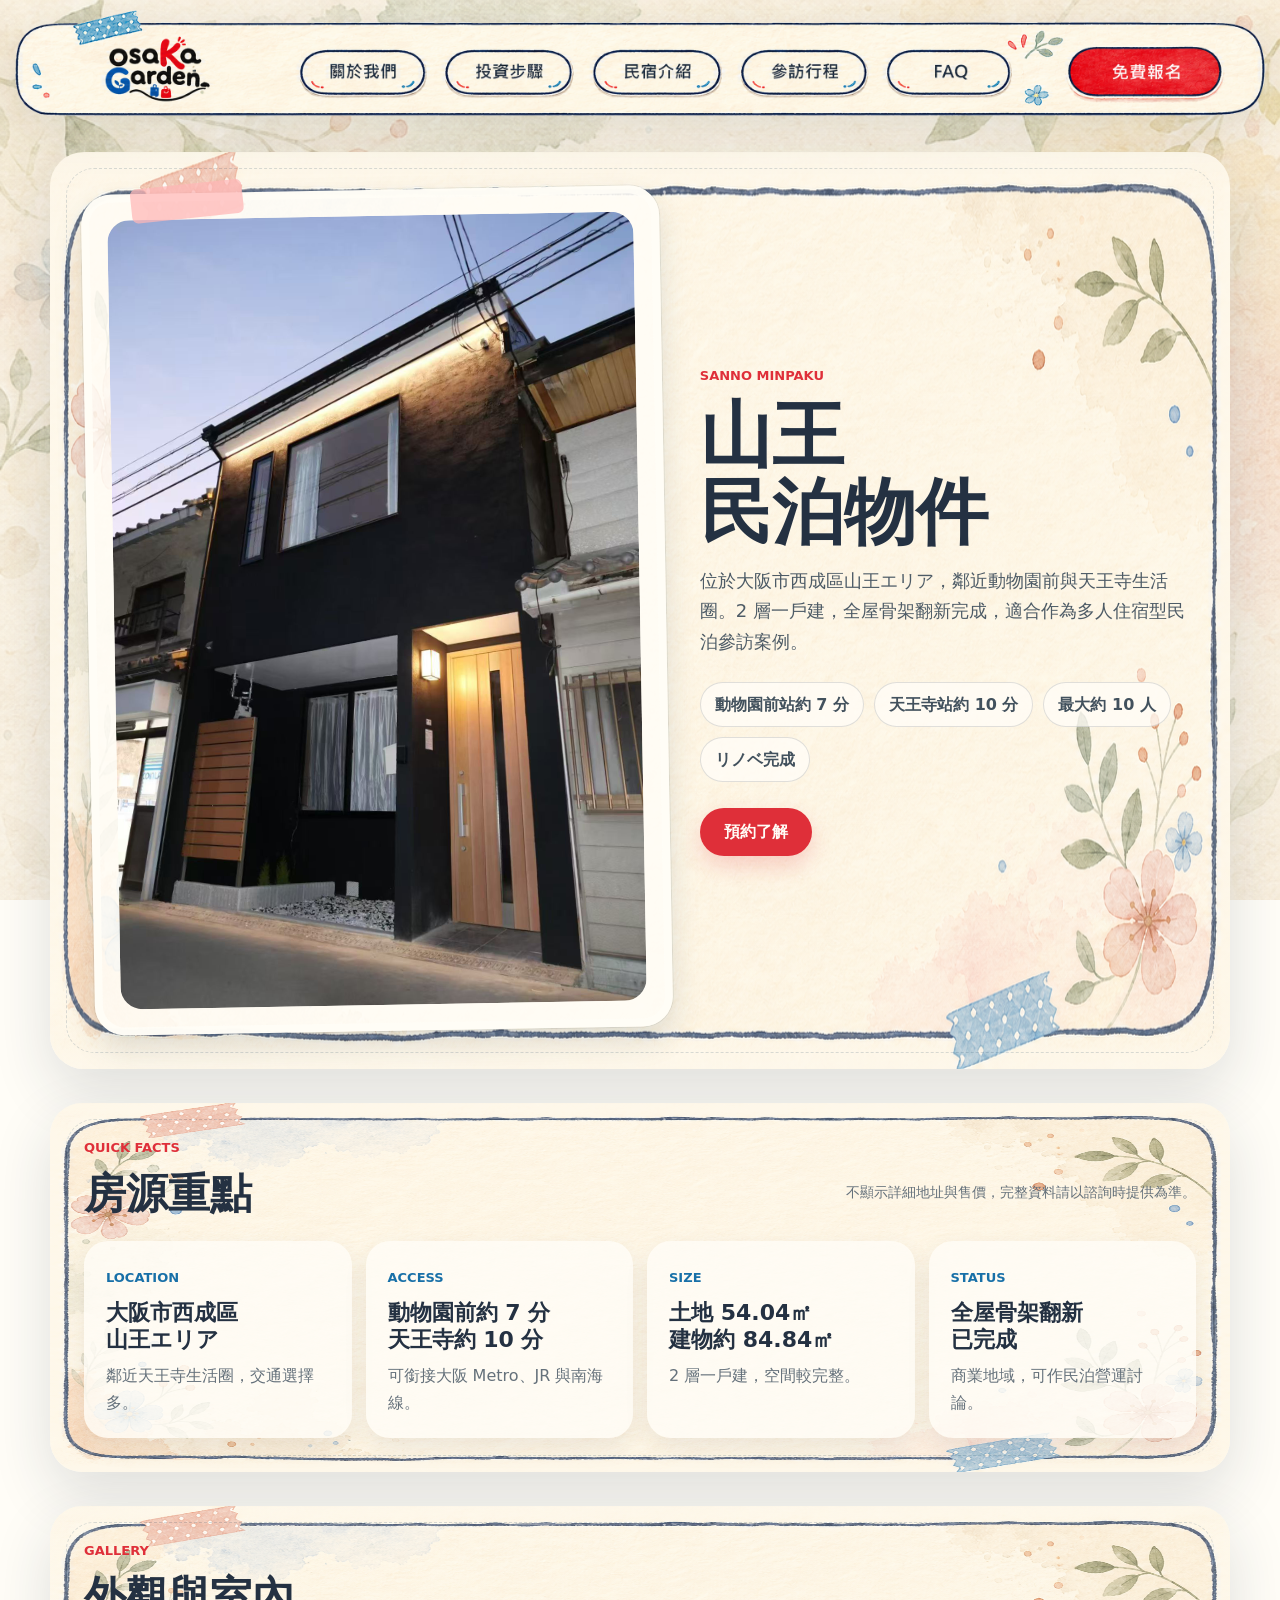
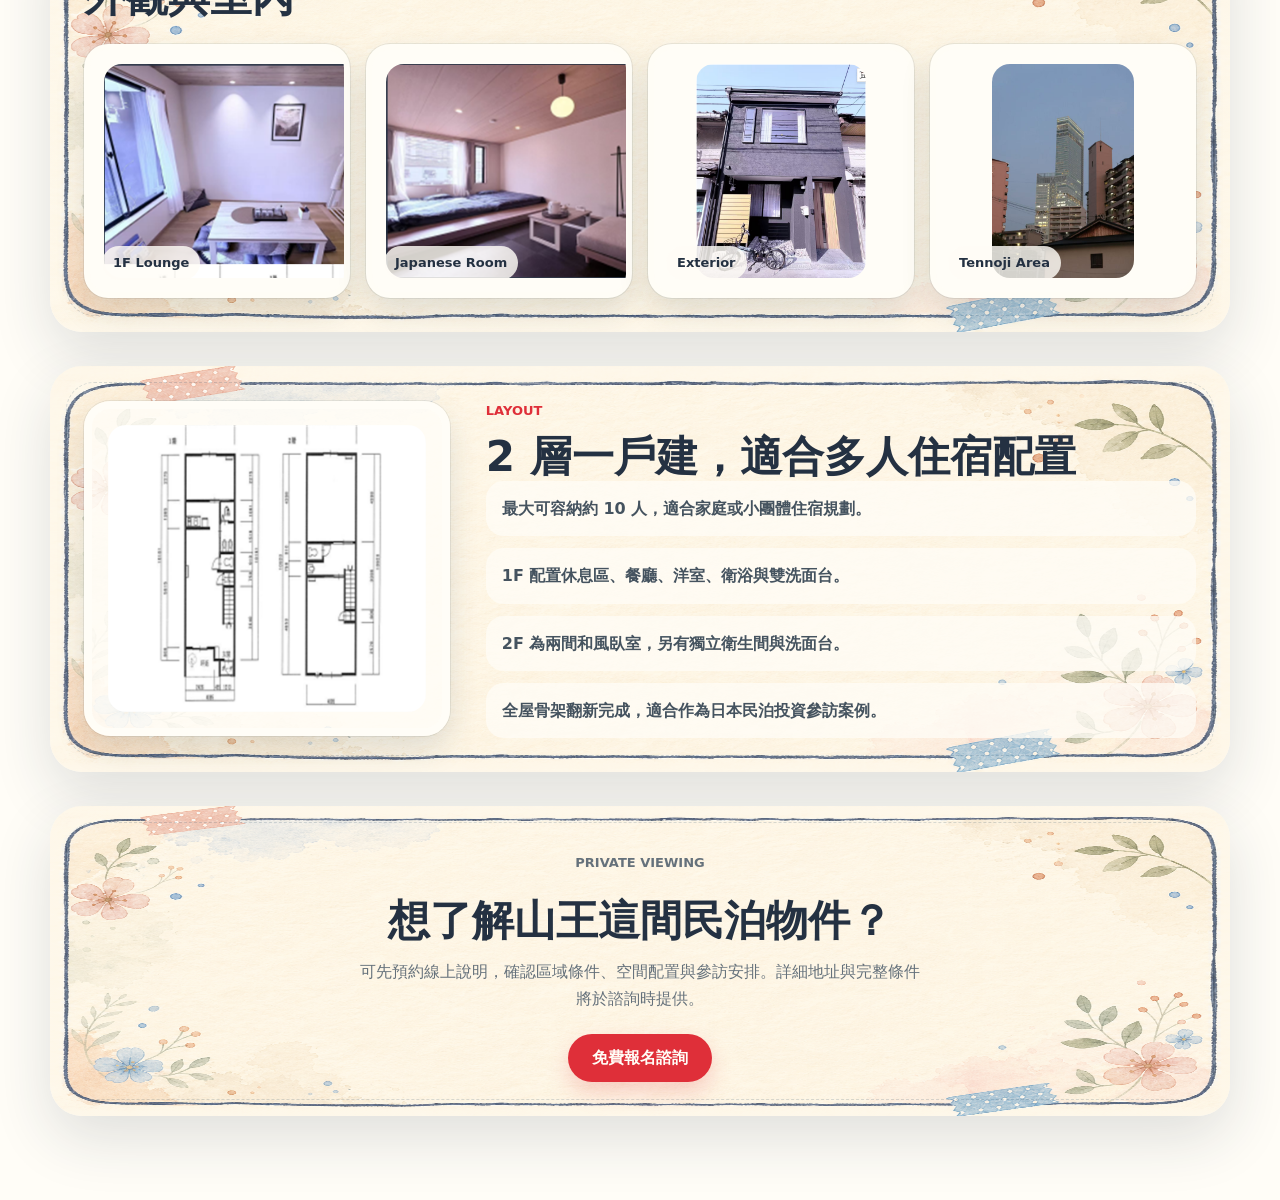
<file: sanno.html>
<!doctype html>
<html lang="zh-Hant">
  <head>
    <meta charset="utf-8">
    <meta name="viewport" content="width=device-width, initial-scale=1">
    <title>山王民泊物件 | Osaka Garden</title>
    <meta name="description" content="大阪市西成區山王エリア，動物園前站步行約7分，天王寺站步行約10分，2層一戶建民泊物件介紹。">
    <style>
      :root {
        --ink: #243142;
        --muted: #65717b;
        --paper: #fffdf7;
        --red: #df2f39;
        --blue: #1870a8;
        --sage: #8fb58f;
        --yellow: #f4c46a;
        --line: rgba(36, 49, 66, 0.14);
        --shadow: 0 20px 58px rgba(34, 54, 72, 0.13);
      }

      * {
        box-sizing: border-box;
      }

      html {
        scroll-behavior: smooth;
      }

      body {
        margin: 0;
        color: var(--ink);
        font-family: "Microsoft JhengHei", "Noto Sans TC", system-ui, sans-serif;
        line-height: 1.7;
        background:
          linear-gradient(rgba(255, 253, 247, 0.52), rgba(255, 253, 247, 0.52)),
          url("assets/backgrounds/bg-cream-floral.png"),
          #fffdf7;
        background-size: cover;
        background-attachment: fixed;
        overflow-x: hidden;
      }

      img {
        display: block;
        max-width: 100%;
      }

      a {
        color: inherit;
        text-decoration: none;
      }

      .site-header {
        position: sticky;
        z-index: 20;
        top: 8px;
        width: min(calc(100% - 24px), 1680px);
        aspect-ratio: 3032 / 266;
        margin: 8px auto 0;
      }

      .nav-bar-image {
        width: 100%;
        height: 100%;
        object-fit: fill;
        filter: drop-shadow(0 12px 24px rgba(22, 50, 75, 0.1));
        pointer-events: none;
      }

      .nav-zone {
        position: absolute;
        display: block;
        overflow: hidden;
        border-radius: 999px;
        text-indent: -9999px;
      }

      .nav-zone-logo { left: 4.5%; top: 18%; width: 12%; height: 64%; }
      .nav-zone-about { left: 22.5%; top: 25%; width: 10.2%; height: 50%; }
      .nav-zone-steps { left: 34.4%; top: 25%; width: 10.2%; height: 50%; }
      .nav-zone-minpaku { left: 46.2%; top: 25%; width: 10.2%; height: 50%; }
      .nav-zone-tour { left: 58%; top: 25%; width: 10.2%; height: 50%; }
      .nav-zone-faq { left: 69.8%; top: 25%; width: 9.4%; height: 50%; }
      .nav-zone-contact { left: 83.8%; top: 21%; width: 12.4%; height: 58%; }

      .page {
        width: min(1180px, calc(100% - 40px));
        margin: 34px auto 84px;
      }

      .hero {
        display: grid;
        grid-template-columns: minmax(0, 1.08fr) minmax(340px, 0.92fr);
        gap: 34px;
        align-items: center;
        padding: 38px;
        border: 1px solid var(--line);
        border-radius: 34px;
        background:
          linear-gradient(rgba(255, 253, 247, 0.78), rgba(255, 253, 247, 0.78)),
          url("assets/backgrounds/bg-contact-yellow.png");
        background-size: cover;
        box-shadow: var(--shadow);
      }

      .photo-frame {
        position: relative;
        padding: 18px;
        border-radius: 30px;
        background: rgba(255, 253, 247, 0.84);
        box-shadow: 0 16px 34px rgba(34, 54, 72, 0.12);
        transform: rotate(-1deg);
      }

      .photo-frame::before {
        content: "";
        position: absolute;
        top: -17px;
        left: 42px;
        width: 112px;
        height: 34px;
        border-radius: 6px;
        background: rgba(255, 184, 183, 0.72);
        transform: rotate(-5deg);
      }

      .photo-frame img {
        width: 100%;
        height: auto;
        object-fit: contain;
        object-position: center bottom;
        border-radius: 22px;
      }

      .kicker {
        margin: 0 0 10px;
        color: var(--red);
        font-size: 13px;
        font-weight: 900;
        letter-spacing: 0;
        text-transform: uppercase;
      }

      h1,
      h2,
      h3,
      p {
        margin-top: 0;
      }

      h1 {
        margin-bottom: 16px;
        font-size: clamp(42px, 6vw, 72px);
        line-height: 1.06;
        letter-spacing: 0;
      }

      .lead {
        max-width: 560px;
        margin-bottom: 24px;
        color: #4d5b66;
        font-size: 18px;
      }

      .chips {
        display: flex;
        flex-wrap: wrap;
        gap: 10px;
        margin-bottom: 26px;
      }

      .chips span {
        padding: 8px 14px;
        border: 1px solid var(--line);
        border-radius: 999px;
        background: rgba(255, 253, 247, 0.76);
        color: #42515d;
        font-weight: 900;
      }

      .button {
        display: inline-flex;
        align-items: center;
        justify-content: center;
        min-height: 48px;
        padding: 0 24px;
        border-radius: 999px;
        color: #fffdf7;
        background: var(--red);
        font-weight: 900;
        box-shadow: 0 10px 22px rgba(223, 47, 57, 0.2);
      }

      .section {
        position: relative;
        margin-top: 34px;
        padding: 34px;
        border-radius: 32px;
        border: 1px solid var(--line);
        background:
          linear-gradient(rgba(255, 253, 247, 0.72), rgba(255, 253, 247, 0.72)),
          url("assets/backgrounds/bg-about-pink.png");
        background-size: cover;
        box-shadow: 0 14px 36px rgba(34, 54, 72, 0.09);
      }

      .section.alt {
        background:
          linear-gradient(rgba(255, 253, 247, 0.7), rgba(255, 253, 247, 0.7)),
          url("assets/backgrounds/bg-process-sage.png");
        background-size: cover;
      }

      .section-head {
        display: flex;
        justify-content: space-between;
        gap: 24px;
        align-items: end;
        margin-bottom: 22px;
      }

      .section h2 {
        margin-bottom: 0;
        font-size: clamp(28px, 4vw, 42px);
        line-height: 1.18;
      }

      .facts {
        display: grid;
        grid-template-columns: repeat(4, 1fr);
        gap: 14px;
      }

      .fact {
        min-height: 148px;
        padding: 22px;
        border-radius: 24px;
        background: rgba(255, 253, 247, 0.82);
        box-shadow: 0 10px 24px rgba(34, 54, 72, 0.08);
      }

      .fact span {
        display: inline-flex;
        margin-bottom: 10px;
        color: var(--blue);
        font-size: 13px;
        font-weight: 900;
      }

      .fact strong {
        display: block;
        font-size: 22px;
        line-height: 1.25;
      }

      .fact p {
        margin: 8px 0 0;
        color: var(--muted);
      }

      .gallery {
        display: grid;
        grid-template-columns: repeat(4, minmax(0, 1fr));
        gap: 16px;
      }

      .gallery.sanno-gallery {
        grid-template-columns: repeat(4, minmax(0, 1fr));
        align-items: stretch;
      }

      .gallery figure {
        position: relative;
        overflow: hidden;
        margin: 0;
        border-radius: 24px;
        background: #fffdf7;
        box-shadow: 0 12px 26px rgba(34, 54, 72, 0.1);
      }

      .gallery figure:first-child {
        grid-row: auto;
      }

      .gallery img {
        width: 100%;
        aspect-ratio: 4 / 3;
        height: auto;
        object-fit: cover;
      }

      .sanno-gallery figure {
        display: grid;
        place-items: center;
        min-height: 238px;
        padding: 14px;
      }

      .sanno-gallery img {
        width: auto;
        max-width: 100%;
        max-height: 214px;
        aspect-ratio: auto;
        object-fit: contain;
        border-radius: 18px;
      }

      .sanno-gallery .source-limited img {
        max-width: 360px;
      }

      .gallery figcaption {
        position: absolute;
        left: 12px;
        bottom: 12px;
        padding: 6px 11px;
        border-radius: 999px;
        color: var(--ink);
        background: rgba(255, 253, 247, 0.82);
        font-size: 13px;
        font-weight: 900;
      }

      .plan-grid {
        display: grid;
        grid-template-columns: minmax(270px, 0.68fr) minmax(0, 1.32fr);
        gap: 36px;
        align-items: center;
      }

      .plan-grid.compact-plan-grid {
        grid-template-columns: minmax(270px, 0.68fr) minmax(0, 1.32fr);
      }

      .plan-card {
        padding: 18px;
        border-radius: 26px;
        background: rgba(255, 253, 247, 0.86);
        box-shadow: 0 12px 26px rgba(34, 54, 72, 0.1);
      }

      .plan-card img {
        width: 100%;
        max-height: 520px;
        object-fit: contain;
        border-radius: 18px;
      }

      .plan-card.plan-small {
        max-width: 420px;
        margin: 0 auto;
        padding: 16px;
      }

      .plan-card.plan-small img {
        width: 100%;
        max-width: 100%;
        max-height: 360px;
        object-fit: contain;
        margin: 0 auto;
        display: block;
      }

      .mini-list {
        display: grid;
        gap: 12px;
        margin: 0;
        padding: 0;
        list-style: none;
      }

      .mini-list li {
        padding: 14px 16px;
        border-radius: 18px;
        background: rgba(255, 253, 247, 0.78);
        color: #45535f;
        font-weight: 800;
      }

      .note {
        color: var(--muted);
        font-size: 14px;
      }

      .cta {
        text-align: center;
      }

      .cta p {
        max-width: 560px;
        margin: 12px auto 22px;
        color: var(--muted);
      }

      @media (max-width: 900px) {
        .site-header {
          display: none;
        }

        .page {
          width: min(100% - 28px, 1180px);
          margin-top: 18px;
        }

        .hero,
        .plan-grid,
        .plan-grid.compact-plan-grid {
          grid-template-columns: 1fr;
        }

        .facts {
          grid-template-columns: repeat(2, 1fr);
        }

        .gallery {
          grid-template-columns: 1fr;
        }

        .gallery figure:first-child {
          grid-row: span 1;
        }
      }

      @media (max-width: 560px) {
        .hero,
        .section {
          padding: 22px;
        }

        .facts {
          grid-template-columns: 1fr;
        }

        h1 {
          font-size: 38px;
        }
      }
    </style>
    <link rel="stylesheet" href="property-enhancements.css">
  </head>
  <body>
    <header class="site-header" aria-label="主要導覽">
      <img class="nav-bar-image" src="assets/illustrations/nav-bar-user-alpha.png" alt="Osaka Garden 導覽列">
      <a class="nav-zone nav-zone-logo" href="index.html" aria-label="回到首頁"></a>
      <a class="nav-zone nav-zone-about" href="index.html#about" aria-label="關於我們"></a>
      <a class="nav-zone nav-zone-steps" href="index.html#steps" aria-label="投資步驟"></a>
      <a class="nav-zone nav-zone-minpaku" href="index.html#minpaku" aria-label="民宿介紹"></a>
      <a class="nav-zone nav-zone-tour" href="index.html#tour" aria-label="參訪行程"></a>
      <a class="nav-zone nav-zone-faq" href="index.html#faq" aria-label="FAQ"></a>
      <a class="nav-zone nav-zone-contact" href="#contact" aria-label="免費報名"></a>
    </header>

    <div class="mobile-back-bar" aria-label="返回首頁">
      <a class="mobile-back-link" href="index.html">
        <span class="back-arrow" aria-hidden="true">←</span>
        <img src="assets/logo.png" alt="Osaka Garden">
        <span class="back-label">回首頁</span>
      </a>
    </div>

    <main class="page">
      <section class="hero">
        <div class="photo-frame">
          <img src="assets/properties/sanno/exterior-night-original.jpg" alt="山王民泊物件外觀">
        </div>
        <div>
          <p class="kicker">Sanno Minpaku</p>
          <h1>山王<br>民泊物件</h1>
          <p class="lead">
            位於大阪市西成區山王エリア，鄰近動物園前與天王寺生活圈。2 層一戶建，全屋骨架翻新完成，適合作為多人住宿型民泊參訪案例。
          </p>
          <div class="chips">
            <span>動物園前站約 7 分</span>
            <span>天王寺站約 10 分</span>
            <span>最大約 10 人</span>
            <span>リノベ完成</span>
          </div>
          <a class="button" href="#contact">預約了解</a>
        </div>
      </section>

      <section class="section">
        <div class="section-head">
          <div>
            <p class="kicker">Quick Facts</p>
            <h2>房源重點</h2>
          </div>
          <p class="note">不顯示詳細地址與售價，完整資料請以諮詢時提供為準。</p>
        </div>
        <div class="facts">
          <article class="fact">
            <span>LOCATION</span>
            <strong>大阪市西成區<br>山王エリア</strong>
            <p>鄰近天王寺生活圈，交通選擇多。</p>
          </article>
          <article class="fact">
            <span>ACCESS</span>
            <strong>動物園前約 7 分<br>天王寺約 10 分</strong>
            <p>可銜接大阪 Metro、JR 與南海線。</p>
          </article>
          <article class="fact">
            <span>SIZE</span>
            <strong>土地 54.04㎡<br>建物約 84.84㎡</strong>
            <p>2 層一戶建，空間較完整。</p>
          </article>
          <article class="fact">
            <span>STATUS</span>
            <strong>全屋骨架翻新<br>已完成</strong>
            <p>商業地域，可作民泊營運討論。</p>
          </article>
        </div>
      </section>

      <section class="section alt">
        <div class="section-head">
          <div>
            <p class="kicker">Gallery</p>
            <h2>外觀與室內</h2>
          </div>
        </div>
        <div class="gallery sanno-gallery">
          <figure class="source-limited">
            <img src="assets/properties/sanno/living-source.png" alt="山王民泊一樓休息區">
            <figcaption>1F Lounge</figcaption>
          </figure>
          <figure class="source-limited">
            <img src="assets/properties/sanno/bedroom-source.png" alt="山王民泊和風臥室">
            <figcaption>Japanese Room</figcaption>
          </figure>
          <figure>
            <img src="assets/properties/sanno/exterior-day.png" alt="山王民泊白天外觀">
            <figcaption>Exterior</figcaption>
          </figure>
          <figure>
            <img src="assets/properties/sanno/tennoji-view-original.jpg" alt="山王周邊天王寺區域視野">
            <figcaption>Tennoji Area</figcaption>
          </figure>
        </div>
      </section>

      <section class="section">
        <div class="plan-grid compact-plan-grid">
          <div class="plan-card plan-small">
            <img src="assets/properties/sanno/floorplan-display.png" alt="山王民泊平面圖">
          </div>
          <div>
            <p class="kicker">Layout</p>
            <h2>2 層一戶建，適合多人住宿配置</h2>
            <ul class="mini-list">
              <li>最大可容納約 10 人，適合家庭或小團體住宿規劃。</li>
              <li>1F 配置休息區、餐廳、洋室、衛浴與雙洗面台。</li>
              <li>2F 為兩間和風臥室，另有獨立衛生間與洗面台。</li>
              <li>全屋骨架翻新完成，適合作為日本民泊投資參訪案例。</li>
            </ul>
          </div>
        </div>
      </section>

      <section class="section cta" id="contact">
        <p class="kicker">Private Viewing</p>
        <h2>想了解山王這間民泊物件？</h2>
        <p>可先預約線上說明，確認區域條件、空間配置與參訪安排。詳細地址與完整條件將於諮詢時提供。</p>
        <a class="button" href="index.html#contact">免費報名諮詢</a>
      </section>
    </main>
    <script src="property-lightbox.js"></script>
  </body>
</html>
</file>
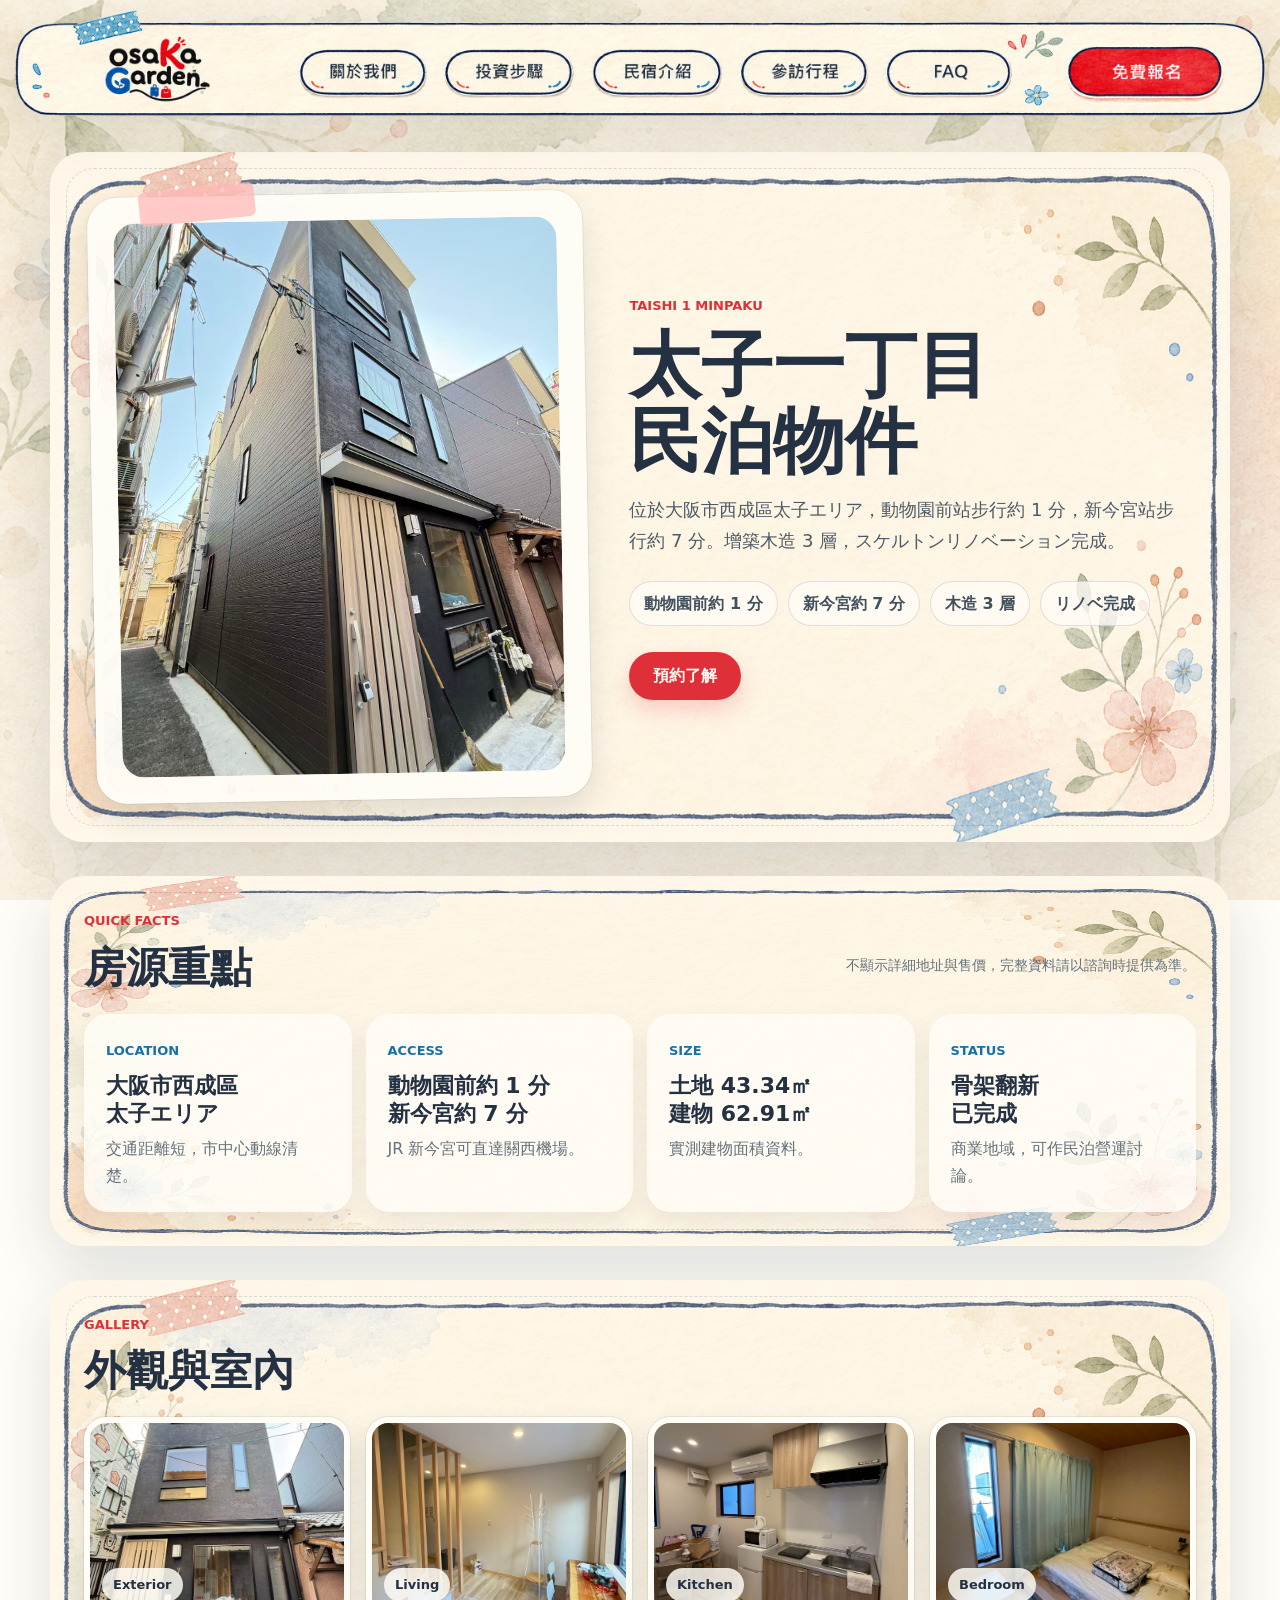
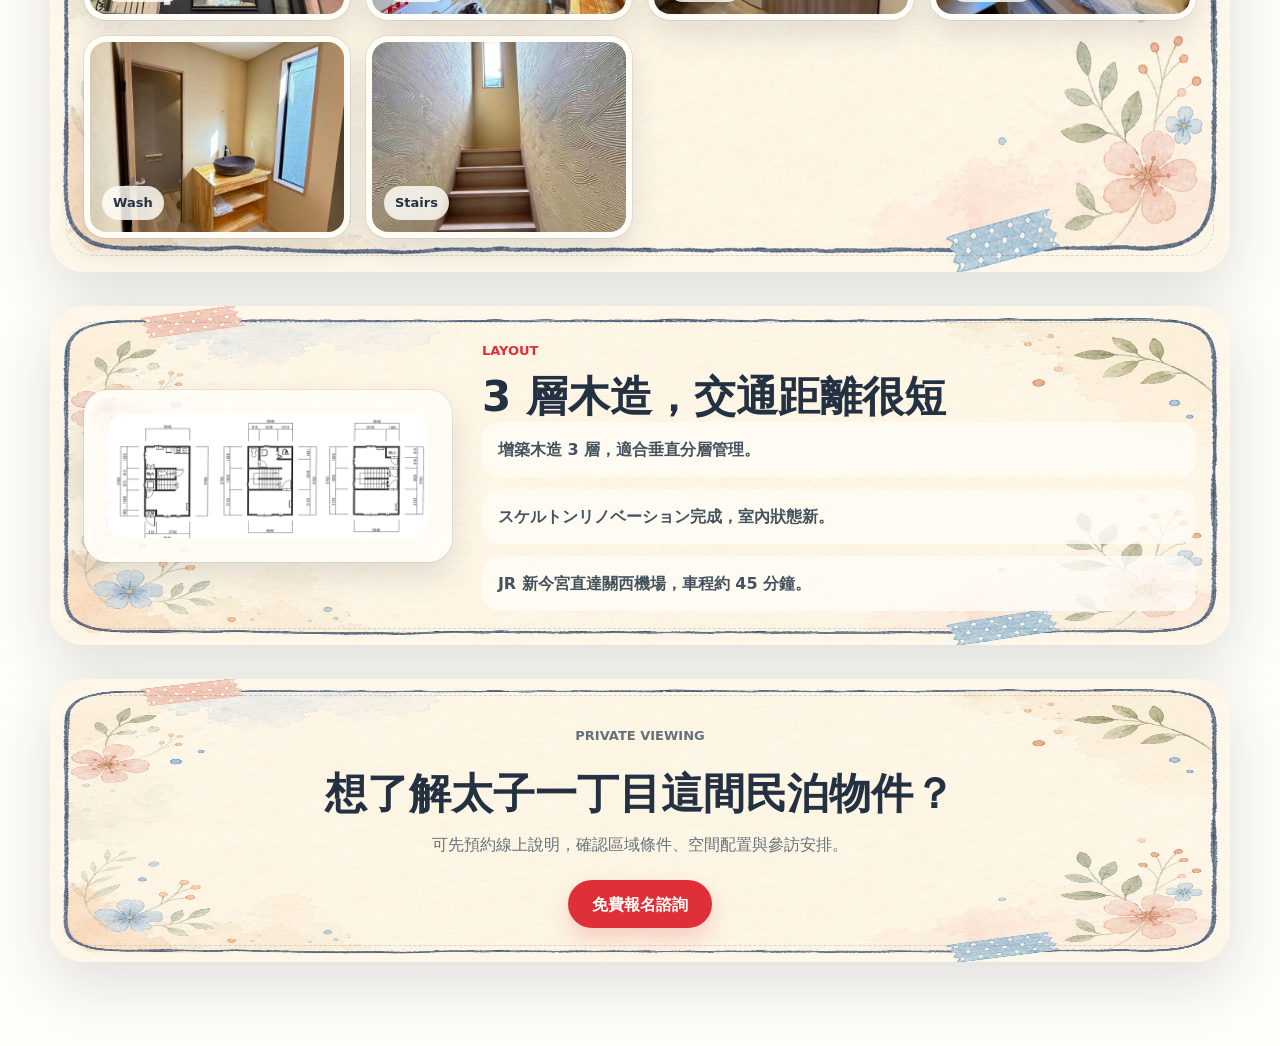
<file: taishi1.html>
<!doctype html>
<html lang="zh-Hant">
  <head>
    <meta charset="utf-8">
    <meta name="viewport" content="width=device-width, initial-scale=1">
    <title>太子一丁目民泊物件 | Osaka Garden</title>
    <meta name="description" content="大阪市西成區太子エリア，動物園前站步行約1分，新今宮站步行約7分，3層民泊物件介紹。">
    <link rel="stylesheet" href="property-page.css">
    <link rel="stylesheet" href="property-enhancements.css">
  </head>
  <body>
    <header class="site-header" aria-label="主要導覽">
      <img class="nav-bar-image" src="assets/illustrations/nav-bar-user-alpha.png" alt="Osaka Garden 導覽列">
      <a class="nav-zone nav-zone-logo" href="index.html" aria-label="回到首頁"></a>
      <a class="nav-zone nav-zone-about" href="index.html#about" aria-label="關於我們"></a>
      <a class="nav-zone nav-zone-steps" href="index.html#steps" aria-label="投資步驟"></a>
      <a class="nav-zone nav-zone-minpaku" href="index.html#minpaku" aria-label="民宿介紹"></a>
      <a class="nav-zone nav-zone-tour" href="index.html#tour" aria-label="參訪行程"></a>
      <a class="nav-zone nav-zone-faq" href="index.html#faq" aria-label="FAQ"></a>
      <a class="nav-zone nav-zone-contact" href="#contact" aria-label="免費報名"></a>
    </header>

    <div class="mobile-back-bar" aria-label="返回首頁">
      <a class="mobile-back-link" href="index.html">
        <span class="back-arrow" aria-hidden="true">←</span>
        <img src="assets/logo.png" alt="Osaka Garden">
        <span class="back-label">回首頁</span>
      </a>
    </div>

    <main class="page">
      <section class="property-hero">
        <div class="hero-photo">
          <img src="assets/properties/taishi1/hero.jpg" alt="太子一丁目民泊物件外觀">
        </div>
        <div class="hero-copy">
          <p class="kicker">Taishi 1 Minpaku</p>
          <h1>太子一丁目<br>民泊物件</h1>
          <p class="lead">位於大阪市西成區太子エリア，動物園前站步行約 1 分，新今宮站步行約 7 分。增築木造 3 層，スケルトンリノベーション完成。</p>
          <div class="chips">
            <span>動物園前約 1 分</span>
            <span>新今宮約 7 分</span>
            <span>木造 3 層</span>
            <span>リノベ完成</span>
          </div>
          <a class="button" href="#contact">預約了解</a>
        </div>
      </section>

      <section class="section">
        <div class="section-head">
          <div>
            <p class="kicker">Quick Facts</p>
            <h2>房源重點</h2>
          </div>
          <p class="note">不顯示詳細地址與售價，完整資料請以諮詢時提供為準。</p>
        </div>
        <div class="facts">
          <article class="fact"><span>LOCATION</span><strong>大阪市西成區<br>太子エリア</strong><p>交通距離短，市中心動線清楚。</p></article>
          <article class="fact"><span>ACCESS</span><strong>動物園前約 1 分<br>新今宮約 7 分</strong><p>JR 新今宮可直達關西機場。</p></article>
          <article class="fact"><span>SIZE</span><strong>土地 43.34㎡<br>建物 62.91㎡</strong><p>實測建物面積資料。</p></article>
          <article class="fact"><span>STATUS</span><strong>骨架翻新<br>已完成</strong><p>商業地域，可作民泊營運討論。</p></article>
        </div>
      </section>

      <section class="section alt">
        <div class="section-head">
          <div>
            <p class="kicker">Gallery</p>
            <h2>外觀與室內</h2>
          </div>
        </div>
        <div class="gallery">
          <figure><img src="assets/properties/taishi1/exterior.jpg" alt="太子一丁目外觀"><figcaption>Exterior</figcaption></figure>
          <figure><img src="assets/properties/taishi1/living.jpg" alt="太子一丁目客廳"><figcaption>Living</figcaption></figure>
          <figure><img src="assets/properties/taishi1/kitchen.jpg" alt="太子一丁目廚房"><figcaption>Kitchen</figcaption></figure>
          <figure><img src="assets/properties/taishi1/bedroom.jpg" alt="太子一丁目臥室"><figcaption>Bedroom</figcaption></figure>
          <figure><img src="assets/properties/taishi1/wash.jpg" alt="太子一丁目洗面台"><figcaption>Wash</figcaption></figure>
          <figure><img src="assets/properties/taishi1/stairs.jpg" alt="太子一丁目樓梯"><figcaption>Stairs</figcaption></figure>
        </div>
      </section>

      <section class="section">
        <div class="layout-grid">
          <div class="plan-card">
            <img src="assets/properties/taishi1/floorplan.png" alt="太子一丁目平面圖">
          </div>
          <div>
            <p class="kicker">Layout</p>
            <h2>3 層木造，交通距離很短</h2>
            <ul class="mini-list">
              <li>增築木造 3 層，適合垂直分層管理。</li>
              <li>スケルトンリノベーション完成，室內狀態新。</li>
              <li>JR 新今宮直達關西機場，車程約 45 分鐘。</li>
            </ul>
          </div>
        </div>
      </section>

      <section class="section cta" id="contact">
        <p class="kicker">Private Viewing</p>
        <h2>想了解太子一丁目這間民泊物件？</h2>
        <p>可先預約線上說明，確認區域條件、空間配置與參訪安排。</p>
        <a class="button" href="index.html#contact">免費報名諮詢</a>
      </section>
    </main>
    <script src="property-lightbox.js"></script>
  </body>
</html>
</file>
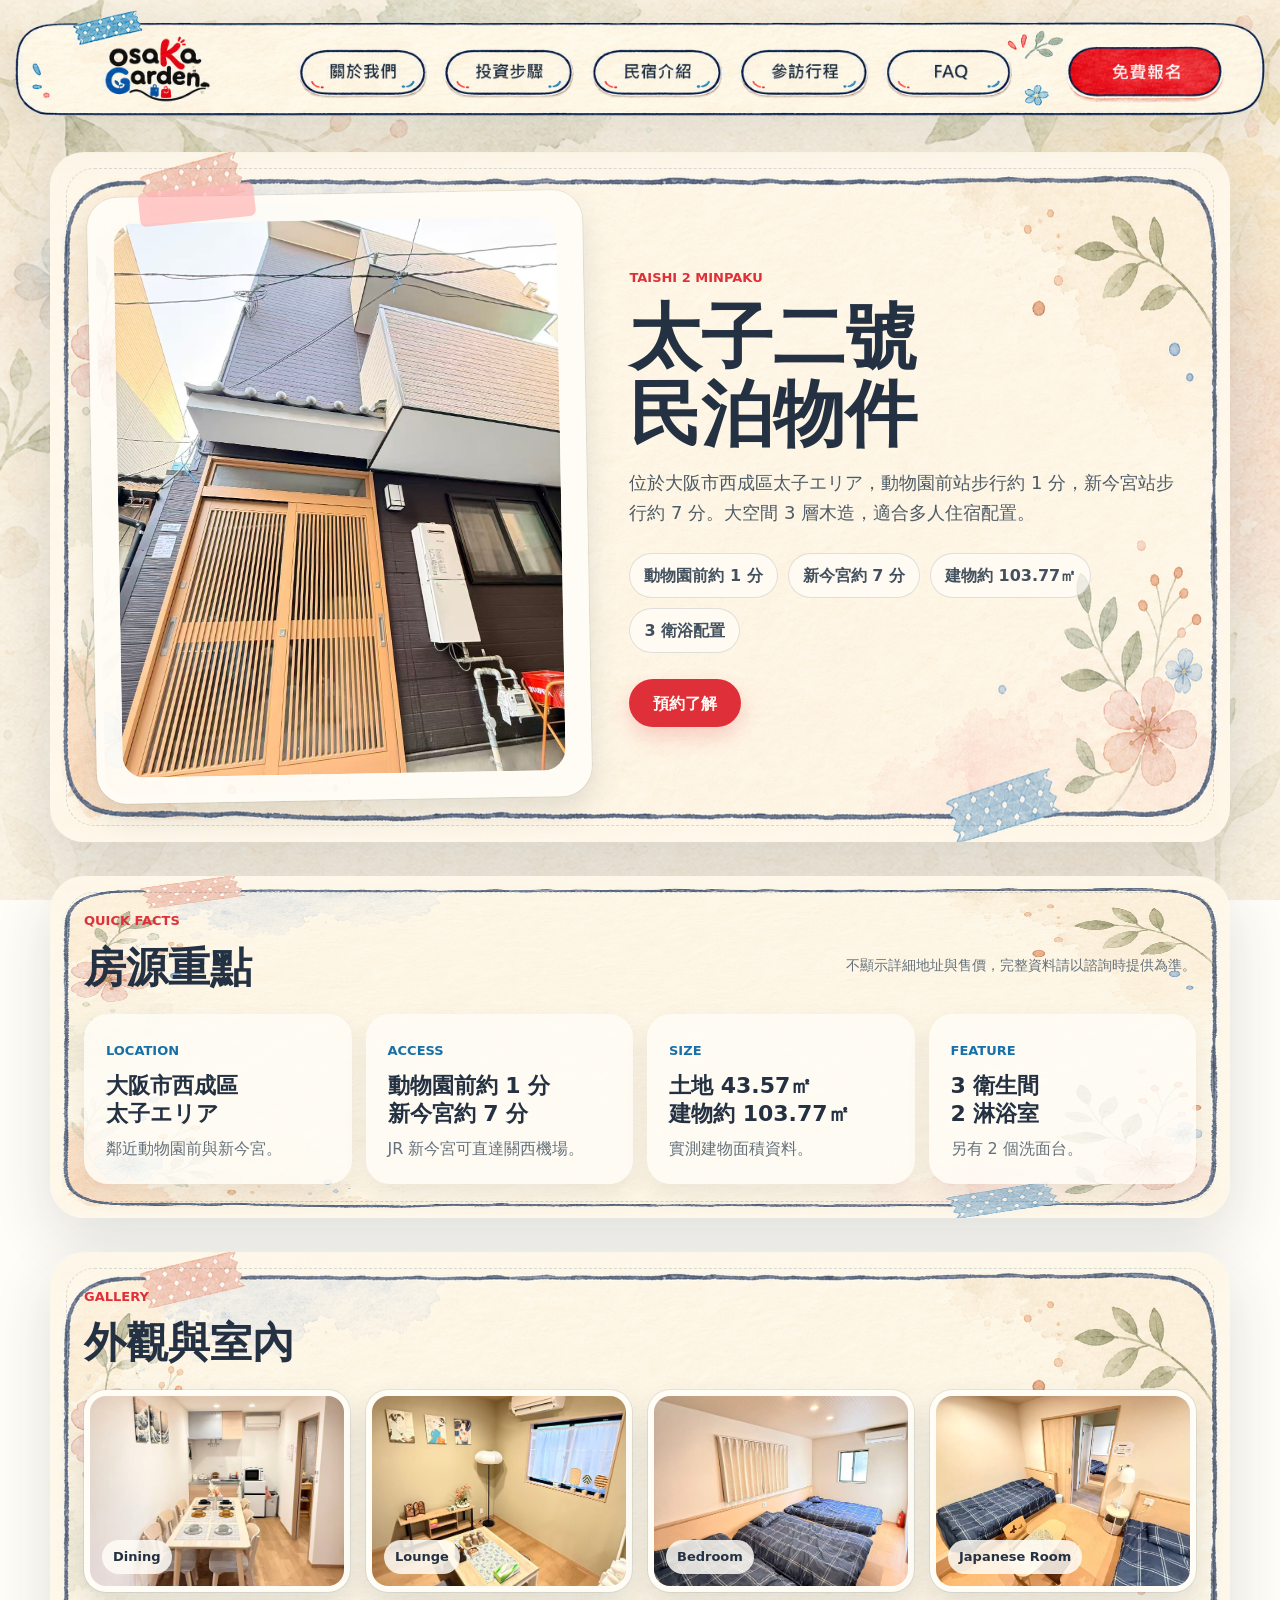
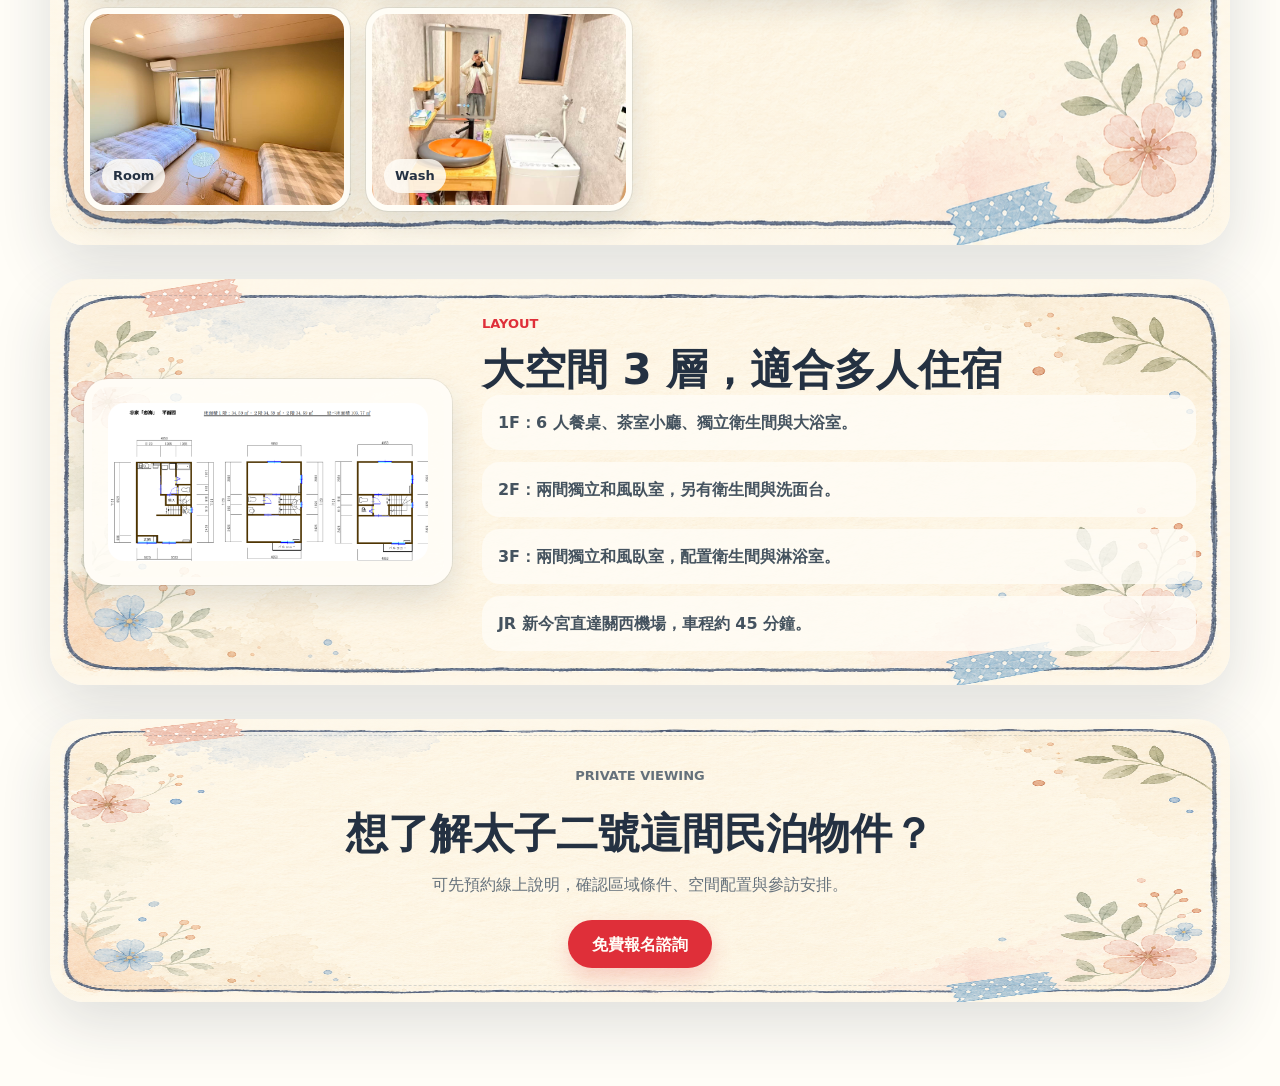
<file: taishi2.html>
<!doctype html>
<html lang="zh-Hant">
  <head>
    <meta charset="utf-8">
    <meta name="viewport" content="width=device-width, initial-scale=1">
    <title>太子二號民泊物件 | Osaka Garden</title>
    <meta name="description" content="大阪市西成區太子エリア，動物園前站步行約1分，新今宮站步行約7分，大空間 3 層民泊物件介紹。">
    <link rel="stylesheet" href="property-page.css">
    <link rel="stylesheet" href="property-enhancements.css">
  </head>
  <body>
    <header class="site-header" aria-label="主要導覽">
      <img class="nav-bar-image" src="assets/illustrations/nav-bar-user-alpha.png" alt="Osaka Garden 導覽列">
      <a class="nav-zone nav-zone-logo" href="index.html" aria-label="回到首頁"></a>
      <a class="nav-zone nav-zone-about" href="index.html#about" aria-label="關於我們"></a>
      <a class="nav-zone nav-zone-steps" href="index.html#steps" aria-label="投資步驟"></a>
      <a class="nav-zone nav-zone-minpaku" href="index.html#minpaku" aria-label="民宿介紹"></a>
      <a class="nav-zone nav-zone-tour" href="index.html#tour" aria-label="參訪行程"></a>
      <a class="nav-zone nav-zone-faq" href="index.html#faq" aria-label="FAQ"></a>
      <a class="nav-zone nav-zone-contact" href="#contact" aria-label="免費報名"></a>
    </header>

    <div class="mobile-back-bar" aria-label="返回首頁">
      <a class="mobile-back-link" href="index.html">
        <span class="back-arrow" aria-hidden="true">←</span>
        <img src="assets/logo.png" alt="Osaka Garden">
        <span class="back-label">回首頁</span>
      </a>
    </div>

    <main class="page">
      <section class="property-hero">
        <div class="hero-photo">
          <img src="assets/properties/taishi2/hero.jpg" alt="太子二號民泊物件外觀">
        </div>
        <div class="hero-copy">
          <p class="kicker">Taishi 2 Minpaku</p>
          <h1>太子二號<br>民泊物件</h1>
          <p class="lead">位於大阪市西成區太子エリア，動物園前站步行約 1 分，新今宮站步行約 7 分。大空間 3 層木造，適合多人住宿配置。</p>
          <div class="chips">
            <span>動物園前約 1 分</span>
            <span>新今宮約 7 分</span>
            <span>建物約 103.77㎡</span>
            <span>3 衛浴配置</span>
          </div>
          <a class="button" href="#contact">預約了解</a>
        </div>
      </section>

      <section class="section">
        <div class="section-head">
          <div>
            <p class="kicker">Quick Facts</p>
            <h2>房源重點</h2>
          </div>
          <p class="note">不顯示詳細地址與售價，完整資料請以諮詢時提供為準。</p>
        </div>
        <div class="facts">
          <article class="fact"><span>LOCATION</span><strong>大阪市西成區<br>太子エリア</strong><p>鄰近動物園前與新今宮。</p></article>
          <article class="fact"><span>ACCESS</span><strong>動物園前約 1 分<br>新今宮約 7 分</strong><p>JR 新今宮可直達關西機場。</p></article>
          <article class="fact"><span>SIZE</span><strong>土地 43.57㎡<br>建物約 103.77㎡</strong><p>實測建物面積資料。</p></article>
          <article class="fact"><span>FEATURE</span><strong>3 衛生間<br>2 淋浴室</strong><p>另有 2 個洗面台。</p></article>
        </div>
      </section>

      <section class="section alt">
        <div class="section-head">
          <div>
            <p class="kicker">Gallery</p>
            <h2>外觀與室內</h2>
          </div>
        </div>
        <div class="gallery">
          <figure><img src="assets/properties/taishi2/dining.jpg" alt="太子二號餐廳"><figcaption>Dining</figcaption></figure>
          <figure><img src="assets/properties/taishi2/lounge.jpg" alt="太子二號茶室小廳"><figcaption>Lounge</figcaption></figure>
          <figure><img src="assets/properties/taishi2/bedroom-a.jpg" alt="太子二號臥室"><figcaption>Bedroom</figcaption></figure>
          <figure><img src="assets/properties/taishi2/bedroom-b.jpg" alt="太子二號和風臥室"><figcaption>Japanese Room</figcaption></figure>
          <figure><img src="assets/properties/taishi2/room.jpg" alt="太子二號臥室"><figcaption>Room</figcaption></figure>
          <figure><img src="assets/properties/taishi2/wash.jpg" alt="太子二號洗面台"><figcaption>Wash</figcaption></figure>
        </div>
      </section>

      <section class="section">
        <div class="layout-grid">
          <div class="plan-card">
            <img src="assets/properties/taishi2/floorplan.png" alt="太子二號平面圖">
          </div>
          <div>
            <p class="kicker">Layout</p>
            <h2>大空間 3 層，適合多人住宿</h2>
            <ul class="mini-list">
              <li>1F：6 人餐桌、茶室小廳、獨立衛生間與大浴室。</li>
              <li>2F：兩間獨立和風臥室，另有衛生間與洗面台。</li>
              <li>3F：兩間獨立和風臥室，配置衛生間與淋浴室。</li>
              <li>JR 新今宮直達關西機場，車程約 45 分鐘。</li>
            </ul>
          </div>
        </div>
      </section>

      <section class="section cta" id="contact">
        <p class="kicker">Private Viewing</p>
        <h2>想了解太子二號這間民泊物件？</h2>
        <p>可先預約線上說明，確認區域條件、空間配置與參訪安排。</p>
        <a class="button" href="index.html#contact">免費報名諮詢</a>
      </section>
    </main>
    <script src="property-lightbox.js"></script>
  </body>
</html>
</file>
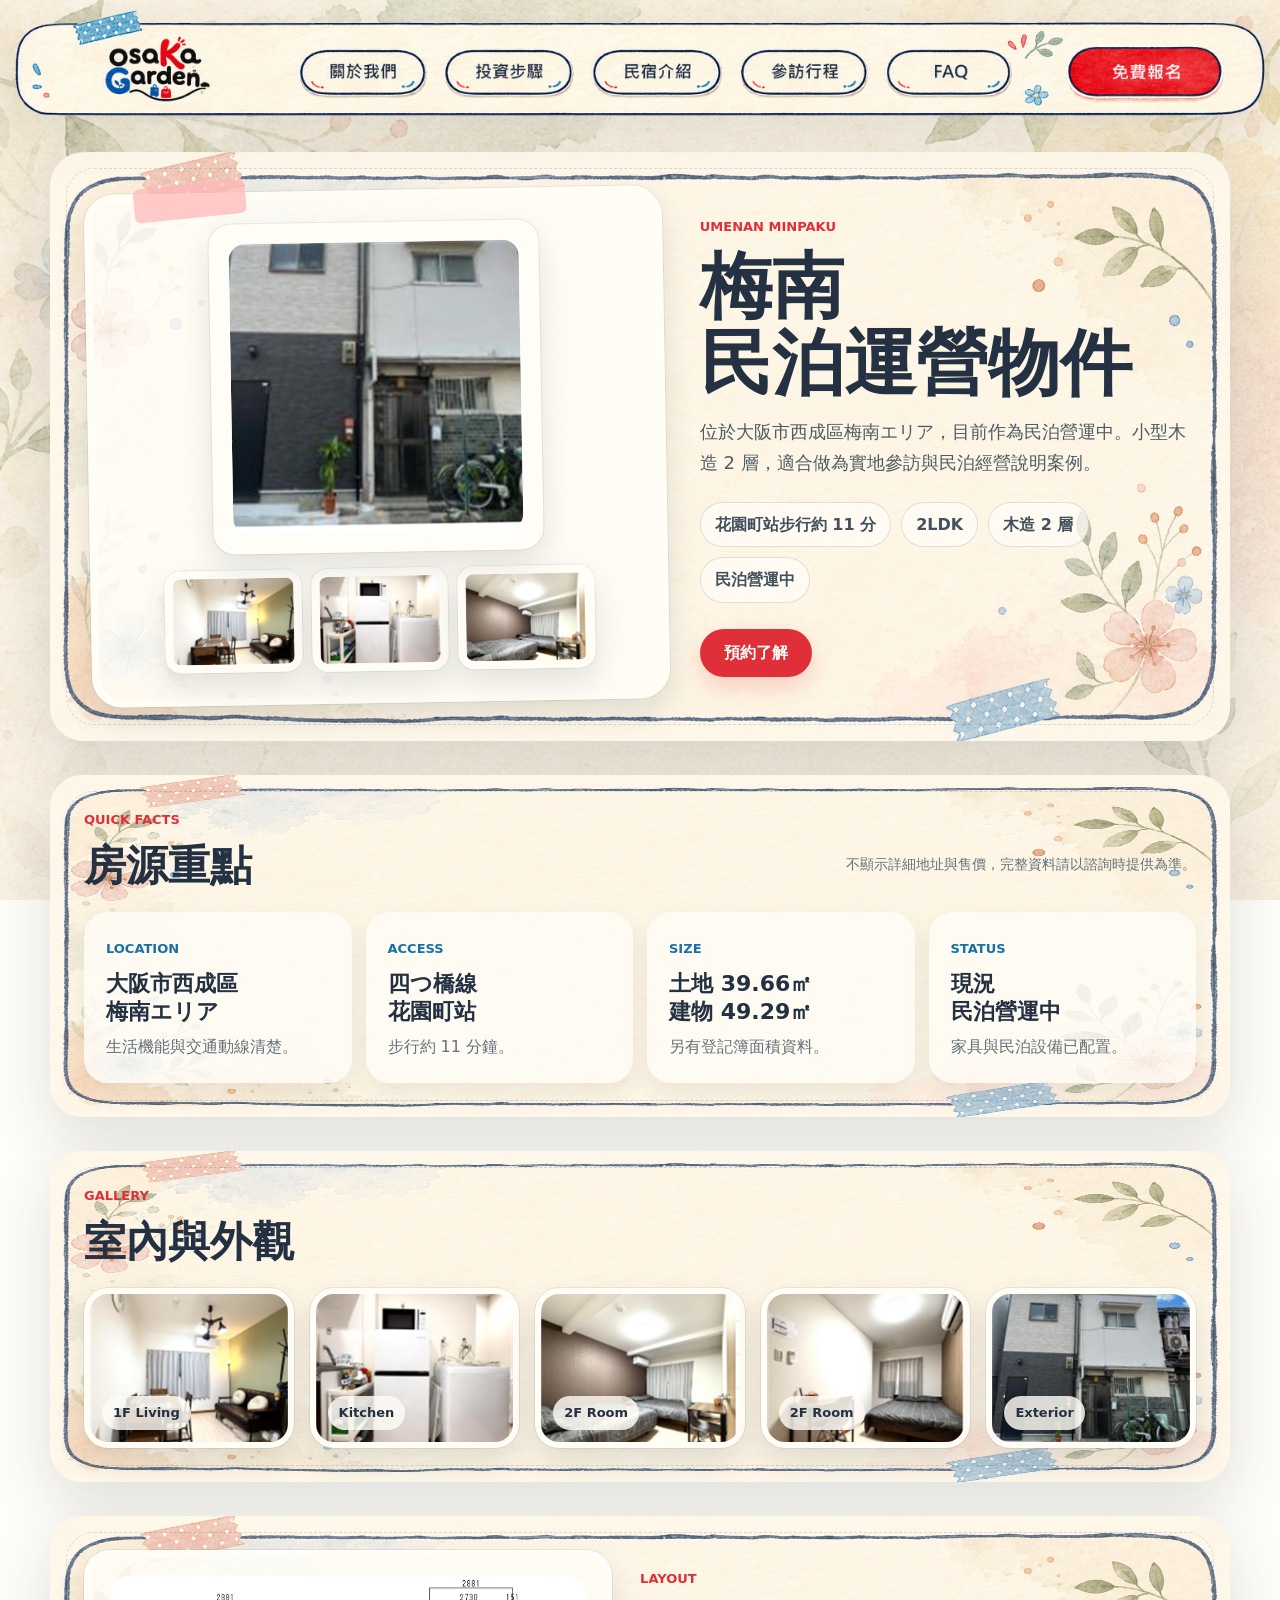
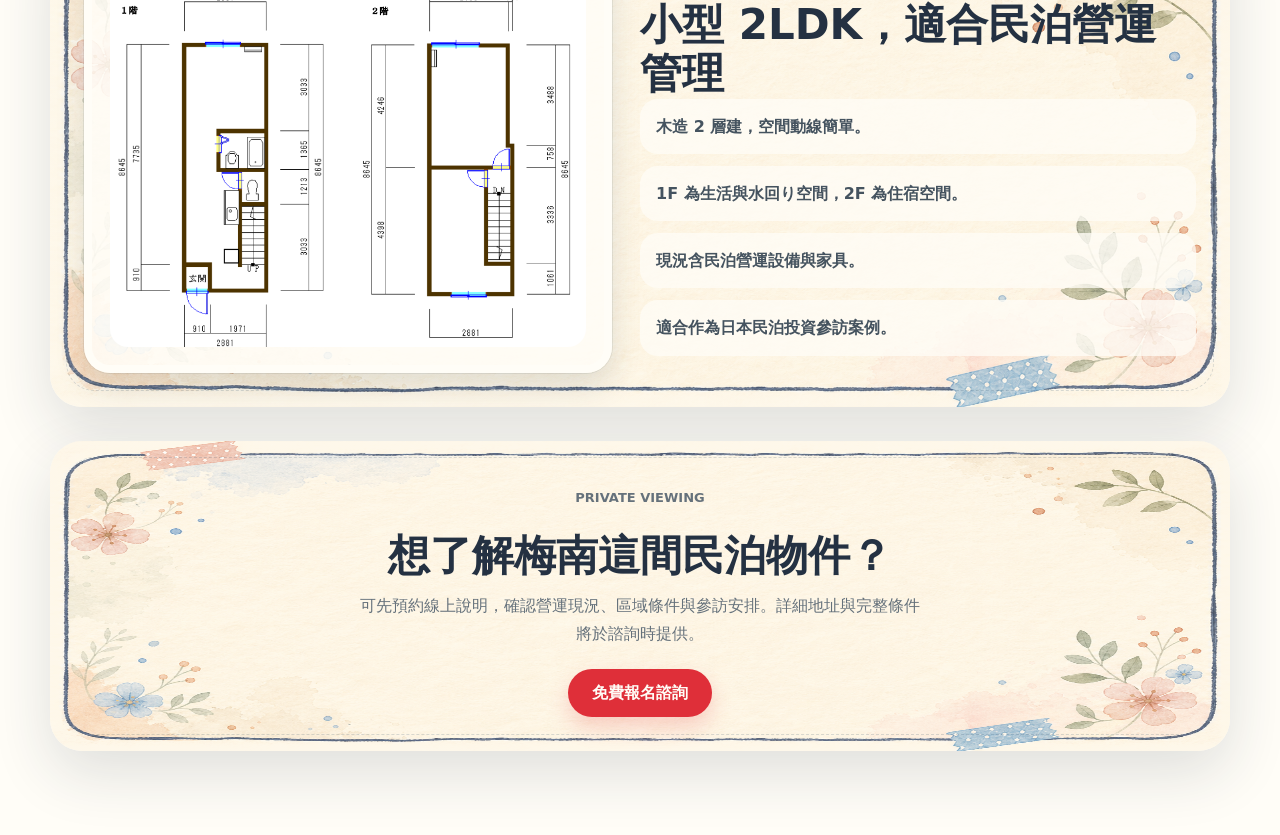
<file: umenan.html>
<!doctype html>
<html lang="zh-Hant">
  <head>
    <meta charset="utf-8">
    <meta name="viewport" content="width=device-width, initial-scale=1">
    <title>梅南民泊物件 | Osaka Garden</title>
    <meta name="description" content="大阪市西成區梅南エリア，花園町站步行約11分，現況民泊營運中的木造2層物件介紹。">
    <style>
      :root {
        --ink: #243142;
        --muted: #65717b;
        --paper: #fffdf7;
        --red: #df2f39;
        --blue: #1870a8;
        --sage: #8fb58f;
        --yellow: #f4c46a;
        --line: rgba(36, 49, 66, 0.14);
        --shadow: 0 20px 58px rgba(34, 54, 72, 0.13);
      }

      * {
        box-sizing: border-box;
      }

      html {
        scroll-behavior: smooth;
      }

      body {
        margin: 0;
        color: var(--ink);
        font-family: "Microsoft JhengHei", "Noto Sans TC", system-ui, sans-serif;
        line-height: 1.7;
        background:
          linear-gradient(rgba(255, 253, 247, 0.52), rgba(255, 253, 247, 0.52)),
          url("assets/backgrounds/bg-cream-floral.png"),
          #fffdf7;
        background-size: cover;
        background-attachment: fixed;
        overflow-x: hidden;
      }

      img {
        display: block;
        max-width: 100%;
      }

      a {
        color: inherit;
        text-decoration: none;
      }

      .site-header {
        position: sticky;
        z-index: 20;
        top: 8px;
        width: min(calc(100% - 24px), 1680px);
        aspect-ratio: 3032 / 266;
        margin: 8px auto 0;
      }

      .nav-bar-image {
        width: 100%;
        height: 100%;
        object-fit: fill;
        filter: drop-shadow(0 12px 24px rgba(22, 50, 75, 0.1));
        pointer-events: none;
      }

      .nav-zone {
        position: absolute;
        display: block;
        overflow: hidden;
        border-radius: 999px;
        text-indent: -9999px;
      }

      .nav-zone-logo { left: 4.5%; top: 18%; width: 12%; height: 64%; }
      .nav-zone-about { left: 22.5%; top: 25%; width: 10.2%; height: 50%; }
      .nav-zone-steps { left: 34.4%; top: 25%; width: 10.2%; height: 50%; }
      .nav-zone-minpaku { left: 46.2%; top: 25%; width: 10.2%; height: 50%; }
      .nav-zone-tour { left: 58%; top: 25%; width: 10.2%; height: 50%; }
      .nav-zone-faq { left: 69.8%; top: 25%; width: 9.4%; height: 50%; }
      .nav-zone-contact { left: 83.8%; top: 21%; width: 12.4%; height: 58%; }

      .page {
        width: min(1180px, calc(100% - 40px));
        margin: 34px auto 84px;
      }

      .hero {
        display: grid;
        grid-template-columns: minmax(0, 1.08fr) minmax(340px, 0.92fr);
        gap: 34px;
        align-items: center;
        padding: 38px;
        border: 1px solid var(--line);
        border-radius: 34px;
        background:
          linear-gradient(rgba(255, 253, 247, 0.78), rgba(255, 253, 247, 0.78)),
          url("assets/backgrounds/bg-contact-yellow.png");
        background-size: cover;
        box-shadow: var(--shadow);
      }

      .photo-frame {
        position: relative;
        padding: 18px;
        border-radius: 30px;
        background: rgba(255, 253, 247, 0.84);
        box-shadow: 0 16px 34px rgba(34, 54, 72, 0.12);
        transform: rotate(-1deg);
      }

      .photo-frame::before {
        content: "";
        position: absolute;
        top: -17px;
        left: 42px;
        width: 112px;
        height: 34px;
        border-radius: 6px;
        background: rgba(255, 184, 183, 0.72);
        transform: rotate(-5deg);
      }

      .photo-frame > img {
        width: 100%;
        height: auto;
        object-fit: contain;
        border-radius: 22px;
      }

      .showcase-frame {
        padding: 24px;
        transform: rotate(-1deg);
      }

      .showcase-main {
        position: relative;
        width: min(330px, 100%);
        margin: 0 auto;
        padding: 12px;
        border-radius: 22px;
        background: #fffdf7;
        box-shadow: 0 12px 28px rgba(34, 54, 72, 0.13);
      }

      .showcase-main img {
        width: 100%;
        aspect-ratio: 1 / 1;
        object-fit: cover;
        border-radius: 16px;
      }

      .showcase-strip {
        display: grid;
        grid-template-columns: repeat(3, 1fr);
        gap: 10px;
        width: min(430px, 100%);
        margin: 16px auto 0;
      }

      .showcase-strip img {
        width: 100%;
        aspect-ratio: 4 / 3;
        object-fit: cover;
        border: 7px solid #fffdf7;
        border-radius: 16px;
        box-shadow: 0 9px 20px rgba(34, 54, 72, 0.12);
      }

      .kicker {
        margin: 0 0 10px;
        color: var(--red);
        font-size: 13px;
        font-weight: 900;
        letter-spacing: 0;
        text-transform: uppercase;
      }

      h1,
      h2,
      h3,
      p {
        margin-top: 0;
      }

      h1 {
        margin-bottom: 16px;
        font-size: clamp(42px, 6vw, 72px);
        line-height: 1.06;
        letter-spacing: 0;
      }

      .lead {
        max-width: 520px;
        margin-bottom: 24px;
        color: #4d5b66;
        font-size: 18px;
      }

      .chips {
        display: flex;
        flex-wrap: wrap;
        gap: 10px;
        margin-bottom: 26px;
      }

      .chips span {
        padding: 8px 14px;
        border: 1px solid var(--line);
        border-radius: 999px;
        background: rgba(255, 253, 247, 0.76);
        color: #42515d;
        font-weight: 900;
      }

      .button {
        display: inline-flex;
        align-items: center;
        justify-content: center;
        min-height: 48px;
        padding: 0 24px;
        border-radius: 999px;
        color: #fffdf7;
        background: var(--red);
        font-weight: 900;
        box-shadow: 0 10px 22px rgba(223, 47, 57, 0.2);
      }

      .section {
        position: relative;
        margin-top: 34px;
        padding: 34px;
        border-radius: 32px;
        border: 1px solid var(--line);
        background:
          linear-gradient(rgba(255, 253, 247, 0.72), rgba(255, 253, 247, 0.72)),
          url("assets/backgrounds/bg-about-pink.png");
        background-size: cover;
        box-shadow: 0 14px 36px rgba(34, 54, 72, 0.09);
      }

      .section.alt {
        background:
          linear-gradient(rgba(255, 253, 247, 0.7), rgba(255, 253, 247, 0.7)),
          url("assets/backgrounds/bg-process-sage.png");
        background-size: cover;
      }

      .section-head {
        display: flex;
        justify-content: space-between;
        gap: 24px;
        align-items: end;
        margin-bottom: 22px;
      }

      .section h2 {
        margin-bottom: 0;
        font-size: clamp(28px, 4vw, 42px);
        line-height: 1.18;
      }

      .facts {
        display: grid;
        grid-template-columns: repeat(4, 1fr);
        gap: 14px;
      }

      .fact {
        min-height: 148px;
        padding: 22px;
        border-radius: 24px;
        background: rgba(255, 253, 247, 0.82);
        box-shadow: 0 10px 24px rgba(34, 54, 72, 0.08);
      }

      .fact span {
        display: inline-flex;
        margin-bottom: 10px;
        color: var(--blue);
        font-size: 13px;
        font-weight: 900;
      }

      .fact strong {
        display: block;
        font-size: 22px;
        line-height: 1.25;
      }

      .fact p {
        margin: 8px 0 0;
        color: var(--muted);
      }

      .gallery {
        display: grid;
        grid-template-columns: repeat(5, minmax(0, 1fr));
        gap: 16px;
      }

      .gallery figure {
        position: relative;
        overflow: hidden;
        margin: 0;
        border-radius: 24px;
        background: #fffdf7;
        box-shadow: 0 12px 26px rgba(34, 54, 72, 0.1);
      }

      .gallery figure:first-child {
        grid-row: auto;
      }

      .gallery img {
        width: 100%;
        aspect-ratio: 4 / 3;
        height: auto;
        object-fit: cover;
      }

      .gallery figcaption {
        position: absolute;
        left: 12px;
        bottom: 12px;
        padding: 6px 11px;
        border-radius: 999px;
        color: var(--ink);
        background: rgba(255, 253, 247, 0.82);
        font-size: 13px;
        font-weight: 900;
      }

      .plan-grid {
        display: grid;
        grid-template-columns: minmax(0, 0.95fr) minmax(300px, 1fr);
        gap: 28px;
        align-items: center;
      }

      .plan-card {
        padding: 18px;
        border-radius: 26px;
        background: rgba(255, 253, 247, 0.86);
        box-shadow: 0 12px 26px rgba(34, 54, 72, 0.1);
      }

      .plan-card img {
        width: 100%;
        border-radius: 18px;
      }

      .mini-list {
        display: grid;
        gap: 12px;
        margin: 0;
        padding: 0;
        list-style: none;
      }

      .mini-list li {
        padding: 14px 16px;
        border-radius: 18px;
        background: rgba(255, 253, 247, 0.78);
        color: #45535f;
        font-weight: 800;
      }

      .note {
        color: var(--muted);
        font-size: 14px;
      }

      .cta {
        text-align: center;
      }

      .cta p {
        max-width: 560px;
        margin: 12px auto 22px;
        color: var(--muted);
      }

      @media (max-width: 900px) {
        .site-header {
          display: none;
        }

        .page {
          width: min(100% - 28px, 1180px);
          margin-top: 18px;
        }

        .hero,
        .plan-grid {
          grid-template-columns: 1fr;
        }

        .facts {
          grid-template-columns: repeat(2, 1fr);
        }

        .gallery {
          grid-template-columns: 1fr;
        }

        .gallery figure:first-child {
          grid-row: span 1;
        }
      }

      @media (max-width: 560px) {
        .hero,
        .section {
          padding: 22px;
        }

        .facts {
          grid-template-columns: 1fr;
        }

        h1 {
          font-size: 38px;
        }
      }
    </style>
    <link rel="stylesheet" href="property-enhancements.css">
  </head>
  <body>
    <header class="site-header" aria-label="主要導覽">
      <img class="nav-bar-image" src="assets/illustrations/nav-bar-user-alpha.png" alt="Osaka Garden 導覽列">
      <a class="nav-zone nav-zone-logo" href="index.html" aria-label="回到首頁"></a>
      <a class="nav-zone nav-zone-about" href="index.html#about" aria-label="關於我們"></a>
      <a class="nav-zone nav-zone-steps" href="index.html#steps" aria-label="投資步驟"></a>
      <a class="nav-zone nav-zone-minpaku" href="index.html#minpaku" aria-label="民宿介紹"></a>
      <a class="nav-zone nav-zone-tour" href="index.html#tour" aria-label="參訪行程"></a>
      <a class="nav-zone nav-zone-faq" href="index.html#faq" aria-label="FAQ"></a>
      <a class="nav-zone nav-zone-contact" href="#contact" aria-label="免費報名"></a>
    </header>

    <div class="mobile-back-bar" aria-label="返回首頁">
      <a class="mobile-back-link" href="index.html">
        <span class="back-arrow" aria-hidden="true">←</span>
        <img src="assets/logo.png" alt="Osaka Garden">
        <span class="back-label">回首頁</span>
      </a>
    </div>

    <main class="page">
      <section class="hero">
        <div class="photo-frame showcase-frame">
          <div class="showcase-main">
            <img src="assets/properties/umenan/exterior-hero.png" alt="梅南民泊物件外觀">
          </div>
          <div class="showcase-strip" aria-label="梅南民泊室內照片">
            <img src="assets/properties/umenan/living-display.png" alt="梅南民泊客廳">
            <img src="assets/properties/umenan/kitchen-display.png" alt="梅南民泊廚房">
            <img src="assets/properties/umenan/bedroom-a-display.png" alt="梅南民泊臥室">
          </div>
        </div>
        <div>
          <p class="kicker">Umenan Minpaku</p>
          <h1>梅南<br>民泊運營物件</h1>
          <p class="lead">
            位於大阪市西成區梅南エリア，目前作為民泊營運中。小型木造 2 層，適合做為實地參訪與民泊經營說明案例。
          </p>
          <div class="chips">
            <span>花園町站步行約 11 分</span>
            <span>2LDK</span>
            <span>木造 2 層</span>
            <span>民泊營運中</span>
          </div>
          <a class="button" href="#contact">預約了解</a>
        </div>
      </section>

      <section class="section">
        <div class="section-head">
          <div>
            <p class="kicker">Quick Facts</p>
            <h2>房源重點</h2>
          </div>
          <p class="note">不顯示詳細地址與售價，完整資料請以諮詢時提供為準。</p>
        </div>
        <div class="facts">
          <article class="fact">
            <span>LOCATION</span>
            <strong>大阪市西成區<br>梅南エリア</strong>
            <p>生活機能與交通動線清楚。</p>
          </article>
          <article class="fact">
            <span>ACCESS</span>
            <strong>四つ橋線<br>花園町站</strong>
            <p>步行約 11 分鐘。</p>
          </article>
          <article class="fact">
            <span>SIZE</span>
            <strong>土地 39.66㎡<br>建物 49.29㎡</strong>
            <p>另有登記簿面積資料。</p>
          </article>
          <article class="fact">
            <span>STATUS</span>
            <strong>現況<br>民泊營運中</strong>
            <p>家具與民泊設備已配置。</p>
          </article>
        </div>
      </section>

      <section class="section alt">
        <div class="section-head">
          <div>
            <p class="kicker">Gallery</p>
            <h2>室內與外觀</h2>
          </div>
        </div>
        <div class="gallery">
          <figure>
            <img src="assets/properties/umenan/living-display.png" alt="梅南民泊客廳">
            <figcaption>1F Living</figcaption>
          </figure>
          <figure>
            <img src="assets/properties/umenan/kitchen-display.png" alt="梅南民泊廚房">
            <figcaption>Kitchen</figcaption>
          </figure>
          <figure>
            <img src="assets/properties/umenan/bedroom-a-display.png" alt="梅南民泊臥室">
            <figcaption>2F Room</figcaption>
          </figure>
          <figure>
            <img src="assets/properties/umenan/bedroom-b-display.png" alt="梅南民泊臥室">
            <figcaption>2F Room</figcaption>
          </figure>
          <figure>
            <img src="assets/properties/umenan/exterior-display.png" alt="梅南民泊外觀">
            <figcaption>Exterior</figcaption>
          </figure>
        </div>
      </section>

      <section class="section">
        <div class="plan-grid">
          <div class="plan-card">
            <img src="assets/properties/umenan/floorplan.png" alt="梅南民泊平面圖">
          </div>
          <div>
            <p class="kicker">Layout</p>
            <h2>小型 2LDK，適合民泊營運管理</h2>
            <ul class="mini-list">
              <li>木造 2 層建，空間動線簡單。</li>
              <li>1F 為生活與水回り空間，2F 為住宿空間。</li>
              <li>現況含民泊營運設備與家具。</li>
              <li>適合作為日本民泊投資參訪案例。</li>
            </ul>
          </div>
        </div>
      </section>

      <section class="section cta" id="contact">
        <p class="kicker">Private Viewing</p>
        <h2>想了解梅南這間民泊物件？</h2>
        <p>可先預約線上說明，確認營運現況、區域條件與參訪安排。詳細地址與完整條件將於諮詢時提供。</p>
        <a class="button" href="index.html#contact">免費報名諮詢</a>
      </section>
    </main>
    <script src="property-lightbox.js"></script>
  </body>
</html>
</file>
<file: styles.css>
:root {
  --ink: #1d2530;
  --muted: #65717f;
  --paper: #fffdf7;
  --paper-warm: #fff7eb;
  --blue: #1870a8;
  --blue-soft: #dff3f8;
  --red: #df2f39;
  --pink: #ffe1df;
  --pink-strong: #ffb8b7;
  --green: #8fbd8d;
  --yellow: #f7c36c;
  --line: rgba(29, 37, 48, 0.14);
  --shadow: 0 18px 50px rgba(22, 50, 75, 0.13);
}

* {
  box-sizing: border-box;
}

html {
  scroll-behavior: smooth;
  width: 100%;
  max-width: 100%;
  overflow-x: hidden;
}

body {
  overflow-x: hidden;
  width: 100%;
  max-width: 100%;
  margin: 0;
  color: var(--ink);
  font-family: "Microsoft JhengHei", "Noto Sans TC", system-ui, sans-serif;
  line-height: 1.7;
  background:
    linear-gradient(rgba(255, 253, 247, 0.5), rgba(255, 253, 247, 0.5)),
    url("assets/backgrounds/bg-cream-floral.png"),
    linear-gradient(180deg, #fffdf7 0%, #fff8ef 44%, #eff8f8 100%);
  background-size: cover, cover, auto;
  background-attachment: scroll, fixed, scroll;
  background-position: center top;
}

main {
  overflow: hidden;
}

img {
  display: block;
  max-width: 100%;
}

a {
  color: inherit;
  text-decoration: none;
}

.sr-only {
  position: absolute;
  width: 1px;
  height: 1px;
  padding: 0;
  margin: -1px;
  overflow: hidden;
  clip: rect(0, 0, 0, 0);
  white-space: nowrap;
  border: 0;
}

.site-header {
  position: fixed;
  z-index: 80;
  top: 8px;
  left: 12px;
  width: calc(100vw - 24px);
  aspect-ratio: 3032 / 266;
  overflow: visible;
  margin: 0;
  transform: none;
}

.nav-bar-image {
  width: 100%;
  height: 100%;
  object-fit: fill;
  pointer-events: none;
  user-select: none;
  filter: drop-shadow(0 12px 24px rgba(22, 50, 75, 0.1));
}

.nav-zone {
  position: absolute;
  display: block;
  overflow: hidden;
  border-radius: 999px;
  text-indent: -9999px;
}

.nav-zone:focus-visible {
  outline: 3px solid rgba(223, 47, 57, 0.58);
  outline-offset: 2px;
}

.nav-zone-logo {
  left: 4.5%;
  top: 18%;
  width: 12%;
  height: 64%;
  border-radius: 30px;
}

.nav-zone-about {
  left: 22.5%;
  top: 25%;
  width: 10.2%;
  height: 50%;
}

.nav-zone-steps {
  left: 34.4%;
  top: 25%;
  width: 10.2%;
  height: 50%;
}

.nav-zone-minpaku {
  left: 46.2%;
  top: 25%;
  width: 10.2%;
  height: 50%;
}

.nav-zone-tour {
  left: 58%;
  top: 25%;
  width: 10.2%;
  height: 50%;
}

.nav-zone-faq {
  left: 69.8%;
  top: 25%;
  width: 9.4%;
  height: 50%;
}

.nav-zone-contact {
  left: 83.8%;
  top: 21%;
  width: 12.4%;
  height: 58%;
}

.button {
  display: inline-flex;
  align-items: center;
  justify-content: center;
  min-height: 48px;
  padding: 0 22px;
  border: 0;
  border-radius: 999px;
  font: inherit;
  font-weight: 900;
  cursor: pointer;
}

.button.primary {
  color: #fffdf7;
  background-color: transparent;
  background-image: url("assets/illustrations/cta-button.png");
  background-repeat: no-repeat;
  background-position: center;
  background-size: 100% 100%;
  box-shadow: none;
}

.button.secondary {
  color: var(--blue);
  background-color: transparent;
  background-image: url("assets/illustrations/nav-button.png");
  background-repeat: no-repeat;
  background-position: center;
  background-size: 100% 100%;
  box-shadow: none;
}

.hero-sticker {
  width: min(1180px, calc(100vw - 80px));
  padding-top: clamp(112px, 8.6vw, 162px);
  margin: 0 auto 0;
}

.hero-card {
  overflow: hidden;
  border: 0;
  border-radius: 36px;
  background: transparent;
  box-shadow: none;
}

.hero-card img {
  width: 100%;
  min-height: 0;
  height: auto;
  object-fit: contain;
  object-position: center top;
}

.hero-actions {
  display: flex;
  flex-wrap: wrap;
  justify-content: center;
  gap: 14px;
  margin-top: -54px;
  position: relative;
  z-index: 4;
}

.home-intro,
.minpaku-section,
.journey-section,
.tour-board,
.reason-section,
.story-section,
.faq-section,
.contact-section {
  width: min(1120px, calc(100vw - 40px));
  margin: 0 auto;
  position: relative;
  z-index: 1;
}

.home-intro::before,
.minpaku-section::before,
.journey-section::before,
.tour-board::before,
.reason-section::before,
.story-section::before,
.faq-section::before,
.contact-section::before {
  content: "";
  position: absolute;
  z-index: -1;
  top: 0;
  bottom: 0;
  left: 50%;
  width: 100vw;
  transform: translateX(-50%);
  pointer-events: none;
}

.home-intro::before,
.story-section::before,
.faq-section::before {
  background:
    linear-gradient(rgba(255, 253, 247, 0.5), rgba(255, 253, 247, 0.5)),
    url("assets/backgrounds/bg-about-pink.png");
  background-size: cover;
  background-position: center;
}

.minpaku-section::before,
.reason-section::before {
  background:
    linear-gradient(rgba(255, 253, 247, 0.42), rgba(255, 253, 247, 0.42)),
    url("assets/backgrounds/bg-services-beige.png");
  background-size: cover;
  background-position: center;
}

.journey-section::before,
.tour-board::before {
  background:
    linear-gradient(rgba(255, 253, 247, 0.44), rgba(255, 253, 247, 0.44)),
    url("assets/backgrounds/bg-process-sage.png");
  background-size: cover;
  background-position: center;
}

.contact-section::before {
  background:
    linear-gradient(rgba(255, 253, 247, 0.38), rgba(255, 253, 247, 0.38)),
    url("assets/backgrounds/bg-contact-yellow.png");
  background-size: cover;
  background-position: center;
}

.kicker {
  margin: 0 0 10px;
  color: var(--red);
  font-size: 13px;
  font-weight: 900;
  letter-spacing: 0;
  text-transform: uppercase;
}

.home-intro {
  width: min(1120px, calc(100vw - 40px));
  display: grid;
  grid-template-columns: 2fr 1fr;
  gap: 30px;
  align-items: center;
  margin-bottom: 0;
  padding: 76px 0 86px;
}

.intro-note,
.intro-pins article,
.minpaku-card,
.journey-card,
.ticket,
.reason-grid article,
details {
  min-width: 0;
}

.intro-note {
  position: relative;
  min-height: 0;
  padding: 58px 64px 50px;
  border: 0;
  border-radius: 0;
  background-color: transparent;
  background-image: url("assets/illustrations/note-paper-alpha.png");
  background-repeat: no-repeat;
  background-position: center;
  background-size: 100% 100%;
  box-shadow: none;
}

.intro-note::before {
  content: none;
}

h2 {
  margin: 0;
  color: var(--ink);
  font-size: clamp(30px, 4.2vw, 48px);
  line-height: 1.22;
  letter-spacing: 0;
  overflow-wrap: anywhere;
  word-break: break-word;
}

.intro-note p:not(.kicker),
.section-heading p:not(.kicker),
.contact-copy p {
  margin: 18px 0 0;
  color: var(--muted);
  font-size: 19px;
  line-height: 1.75;
}

.intro-pins {
  display: grid;
  align-content: center;
  gap: 12px;
}

.intro-pins article {
  position: relative;
  min-height: 0;
  padding: 18px 22px 18px 78px;
  border: 3px solid rgba(29, 37, 48, 0.08);
  border-radius: 24px;
  background:
    linear-gradient(rgba(255, 253, 247, 0.84), rgba(255, 253, 247, 0.84)),
    url("assets/backgrounds/bg-cream-floral.png");
  background-size: cover;
  background-position: center;
  box-shadow: 0 12px 30px rgba(22, 50, 75, 0.08);
}

.intro-pins span {
  position: absolute;
  top: 18px;
  left: 20px;
  display: grid;
  place-items: center;
  width: 40px;
  height: 40px;
  color: #fff;
  font-size: 15px;
  font-weight: 900;
  border-radius: 50%;
  background: var(--blue);
}

.intro-pins strong {
  display: block;
  color: var(--ink);
  font-size: 22px;
  line-height: 1.22;
}

.intro-pins p {
  margin: 8px 0 0;
  color: var(--muted);
  font-size: 16px;
  line-height: 1.58;
}

.section-heading {
  max-width: 760px;
  margin-bottom: 28px;
}

.section-heading.compact {
  max-width: 620px;
}

.intro-note h2 {
  max-width: 760px;
  font-size: clamp(28px, 2.2vw, 34px);
  line-height: 1.28;
  text-wrap: balance;
}

.minpaku-section {
  margin-bottom: 0;
  padding: 76px 0 100px;
}

.minpaku-grid {
  display: grid;
  grid-template-columns: repeat(3, 1fr);
  gap: 22px;
}

.minpaku-card {
  display: block;
  overflow: hidden;
  border-radius: 34px;
  background:
    linear-gradient(rgba(255, 253, 247, 0.86), rgba(255, 253, 247, 0.86)),
    url("assets/backgrounds/bg-services-beige.png");
  background-size: cover;
  background-position: center;
  box-shadow: 0 18px 44px rgba(22, 50, 75, 0.12);
  transition: transform 0.22s ease, box-shadow 0.22s ease;
}

.minpaku-card:hover {
  transform: translateY(-6px);
  box-shadow: 0 24px 54px rgba(22, 50, 75, 0.16);
}

.minpaku-card:focus-visible {
  outline: 3px solid rgba(223, 47, 57, 0.58);
  outline-offset: 4px;
}

.minpaku-card img {
  width: 100%;
  aspect-ratio: 4 / 3;
  object-fit: cover;
}

.minpaku-card > div {
  padding: 24px;
}

.minpaku-card span {
  color: var(--red);
  font-size: 13px;
  font-weight: 900;
  text-transform: uppercase;
}

.minpaku-card h3 {
  margin: 8px 0 8px;
  font-size: 24px;
  line-height: 1.25;
}

.minpaku-card p {
  margin: 0;
  color: var(--muted);
}

.property-tags {
  display: flex;
  flex-wrap: wrap;
  gap: 8px;
  margin-top: 16px;
  padding: 0;
}

.property-tags b {
  display: inline-flex;
  align-items: center;
  min-height: 30px;
  padding: 0 10px;
  border: 1px solid rgba(29, 37, 48, 0.12);
  border-radius: 999px;
  color: #445260;
  background: rgba(255, 253, 247, 0.76);
  font-size: 13px;
  font-weight: 900;
}

.journey-section {
  margin-bottom: 0;
  padding: 76px 0 100px;
}

.journey-grid {
  display: grid;
  gap: 28px;
}

.journey-card {
  position: relative;
  display: grid;
  grid-template-columns: minmax(260px, 0.76fr) minmax(0, 1.08fr);
  gap: 42px;
  align-items: center;
  padding: 34px;
  border: 3px solid rgba(29, 37, 48, 0.08);
  border-radius: 36px;
  box-shadow: var(--shadow);
}

.journey-card:nth-child(even) {
  grid-template-columns: minmax(0, 1.08fr) minmax(260px, 0.76fr);
}

.journey-card:nth-child(even) .card-art {
  order: 2;
}

.card-blue {
  background:
    linear-gradient(135deg, rgba(249, 253, 255, 0.7), rgba(223, 243, 248, 0.76)),
    url("assets/backgrounds/bg-cream-floral.png");
  background-size: cover;
  background-position: center;
}

.card-pink {
  background:
    linear-gradient(135deg, rgba(255, 253, 247, 0.72), rgba(255, 225, 223, 0.76)),
    url("assets/backgrounds/bg-about-pink.png");
  background-size: cover;
  background-position: center;
}

.card-cream {
  background:
    linear-gradient(135deg, rgba(255, 253, 247, 0.72), rgba(255, 241, 211, 0.78)),
    url("assets/backgrounds/bg-services-beige.png");
  background-size: cover;
  background-position: center;
}

.card-art {
  padding: 12px;
}

.card-art img {
  width: 100%;
  border-radius: 28px;
  background: #fffdf7;
  box-shadow: 0 14px 35px rgba(22, 50, 75, 0.11);
}

.card-copy {
  padding: 24px 36px 24px 0;
}

.journey-card:nth-child(even) .card-copy {
  padding: 24px 0 24px 36px;
}

.step-tag {
  display: inline-flex;
  align-items: center;
  min-height: 46px;
  padding: 0 20px;
  color: #fffdf7;
  font-size: 17px;
  font-weight: 900;
  letter-spacing: 0.02em;
  border-radius: 999px;
  background: var(--blue);
}

.journey-card:nth-child(2) .step-tag {
  background: var(--red);
}

.journey-card:nth-child(3) .step-tag {
  color: var(--ink);
  background: var(--yellow);
}

.card-copy h3 {
  margin: 22px 0 16px;
  font-size: clamp(42px, 4.5vw, 58px);
  line-height: 1.12;
  letter-spacing: -0.02em;
}

.card-copy p,
.card-copy li {
  color: #243142;
  font-size: 22px;
  line-height: 1.85;
}

.card-copy p {
  margin: 0;
  max-width: 820px;
}

.card-copy ul {
  display: grid;
  grid-template-columns: repeat(2, minmax(0, 1fr));
  gap: 14px 44px;
  margin: 24px 0 30px;
  padding-left: 28px;
}

.card-copy li::marker {
  color: var(--blue);
  font-size: 0.9em;
}

.text-link {
  display: inline-flex;
  color: var(--blue);
  font-size: 20px;
  font-weight: 900;
  border-bottom: 3px solid rgba(24, 112, 168, 0.28);
}

.tour-board {
  position: relative;
  margin-bottom: 0;
  padding: 44px;
  border: 3px solid rgba(29, 37, 48, 0.08);
  border-radius: 38px;
  background:
    linear-gradient(rgba(255, 253, 247, 0.84), rgba(255, 253, 247, 0.84)),
    url("assets/backgrounds/bg-process-sage.png");
  background-size: cover;
  background-position: center;
  box-shadow: var(--shadow);
}

.tour-board::after {
  content: "";
  position: absolute;
  right: 52px;
  top: -22px;
  width: 146px;
  height: 40px;
  border-radius: 999px;
  background: rgba(191, 233, 245, 0.86);
  transform: rotate(6deg);
}

.ticket-row {
  display: grid;
  grid-template-columns: repeat(3, 1fr);
  gap: 18px;
}

.ticket {
  position: relative;
  min-height: 230px;
  padding: 28px;
  border: 3px dashed rgba(29, 37, 48, 0.16);
  border-radius: 28px;
  background:
    linear-gradient(rgba(255, 247, 235, 0.86), rgba(255, 247, 235, 0.86)),
    url("assets/backgrounds/bg-services-beige.png");
  background-size: cover;
  background-position: center;
}

.ticket::before,
.ticket::after {
  content: "";
  position: absolute;
  top: 50%;
  width: 22px;
  height: 44px;
  background: #fff;
  transform: translateY(-50%);
}

.ticket::before {
  left: -3px;
  border-radius: 0 999px 999px 0;
}

.ticket::after {
  right: -3px;
  border-radius: 999px 0 0 999px;
}

.ticket span {
  color: var(--red);
  font-weight: 900;
}

.ticket h3 {
  margin: 10px 0 8px;
  font-size: 26px;
}

.ticket p {
  margin: 0;
  color: var(--muted);
}

.reason-section {
  margin-bottom: 0;
  padding: 76px 0 96px;
}

.reason-grid {
  display: grid;
  grid-template-columns: repeat(4, 1fr);
  gap: 16px;
}

.reason-grid article {
  min-height: 252px;
  padding: 26px;
  border: 3px solid rgba(29, 37, 48, 0.08);
  border-radius: 30px;
  background:
    linear-gradient(rgba(255, 253, 247, 0.84), rgba(255, 253, 247, 0.84)),
    url("assets/backgrounds/bg-services-beige.png");
  background-size: cover;
  background-position: center;
  box-shadow: 0 12px 28px rgba(22, 50, 75, 0.08);
}

.mini-icon {
  display: grid;
  place-items: center;
  width: 50px;
  height: 50px;
  color: #fffdf7;
  font-weight: 900;
  border-radius: 18px;
  background: var(--red);
  transform: rotate(-6deg);
}

.reason-grid article:nth-child(2) .mini-icon {
  background: var(--blue);
  transform: rotate(5deg);
}

.reason-grid article:nth-child(3) .mini-icon {
  color: var(--ink);
  background: var(--yellow);
}

.reason-grid article:nth-child(4) .mini-icon {
  background: var(--green);
}

.reason-grid h3 {
  margin: 18px 0 10px;
  font-size: 22px;
  line-height: 1.28;
}

.reason-grid p {
  margin: 0;
  color: var(--muted);
}

.story-section {
  display: grid;
  grid-template-columns: minmax(260px, 0.54fr) minmax(0, 1fr);
  gap: 30px;
  align-items: start;
  margin-bottom: 0;
  padding: 76px 0 96px;
}

.story-note {
  padding: 34px;
  border-radius: 32px;
  background:
    linear-gradient(rgba(255, 225, 223, 0.72), rgba(255, 225, 223, 0.72)),
    url("assets/backgrounds/bg-about-pink.png");
  background-size: cover;
  background-position: center;
  box-shadow: var(--shadow);
}

.story-stack {
  display: grid;
  gap: 16px;
}

blockquote {
  margin: 0;
  padding: 24px 28px;
  color: var(--ink);
  font-size: 21px;
  font-weight: 800;
  border-left: 9px solid var(--red);
  border-radius: 26px;
  background:
    linear-gradient(rgba(255, 253, 247, 0.86), rgba(255, 253, 247, 0.86)),
    url("assets/backgrounds/bg-cream-floral.png");
  background-size: cover;
  background-position: center;
  box-shadow: 0 12px 28px rgba(22, 50, 75, 0.08);
}

.faq-section {
  margin-bottom: 0;
  padding: 76px 0 90px;
}

.faq-list {
  display: grid;
  gap: 12px;
}

details {
  border: 3px solid rgba(29, 37, 48, 0.08);
  border-radius: 28px;
  background:
    linear-gradient(rgba(255, 253, 247, 0.88), rgba(255, 253, 247, 0.88)),
    url("assets/backgrounds/bg-about-pink.png");
  background-size: cover;
  background-position: center;
  box-shadow: 0 10px 24px rgba(22, 50, 75, 0.06);
}

summary {
  min-height: 68px;
  display: flex;
  align-items: center;
  padding: 0 24px;
  color: var(--ink);
  font-size: 18px;
  font-weight: 900;
  cursor: pointer;
}

details p {
  margin: 0;
  padding: 0 24px 24px;
  color: var(--muted);
}

.contact-section {
  display: grid;
  grid-template-columns: minmax(0, 0.9fr) minmax(320px, 1fr);
  gap: 34px;
  align-items: center;
  margin-bottom: 0;
  padding: 40px;
  border: 3px solid rgba(29, 37, 48, 0.08);
  border-radius: 38px;
  background:
    linear-gradient(135deg, rgba(223, 243, 248, 0.62), rgba(255, 225, 223, 0.68)),
    url("assets/backgrounds/bg-contact-yellow.png");
  background-size: cover;
  background-position: center;
  box-shadow: var(--shadow);
}

.lead-form {
  display: grid;
  gap: 14px;
  padding: 24px;
  border-radius: 30px;
  background:
    linear-gradient(rgba(255, 253, 247, 0.88), rgba(255, 253, 247, 0.88)),
    url("assets/backgrounds/bg-cream-floral.png");
  background-size: cover;
  background-position: center;
  box-shadow: inset 0 0 0 3px rgba(29, 37, 48, 0.06);
}

.lead-form label {
  display: grid;
  gap: 6px;
  color: var(--ink);
  font-weight: 900;
}

.lead-form input,
.lead-form select {
  width: 100%;
  min-height: 48px;
  padding: 0 15px;
  color: var(--ink);
  border: 2px solid rgba(29, 37, 48, 0.12);
  border-radius: 18px;
  background: #fff;
  font: inherit;
}

.form-status {
  min-height: 24px;
  margin: 0;
  color: var(--blue);
  font-weight: 900;
}

.site-footer {
  display: flex;
  flex-wrap: wrap;
  justify-content: space-between;
  gap: 12px;
  padding: 24px max(20px, calc((100% - 1160px) / 2));
  color: #fffdf7;
  background:
    linear-gradient(rgba(29, 37, 48, 0.86), rgba(29, 37, 48, 0.86)),
    url("assets/backgrounds/bg-cream-floral.png");
  background-size: cover;
  background-position: center bottom;
}

.site-footer p {
  margin: 0;
}

/* Mobile nav — hidden by default, shown at narrow widths */
.mobile-nav {
  display: none;
}

.nav-toggle {
  display: none;
}

@media (max-width: 980px) {
  .site-header {
    top: 8px;
    width: min(920px, calc(100vw - 24px));
  }

  .home-intro,
  .minpaku-grid,
  .journey-card,
  .journey-card:nth-child(even),
  .ticket-row,
  .reason-grid,
  .story-section,
  .contact-section {
    grid-template-columns: 1fr;
  }

  .journey-card:nth-child(even) .card-art {
    order: 0;
  }

  .card-copy,
  .journey-card:nth-child(even) .card-copy {
    padding: 12px 6px 4px;
  }

  .reason-grid {
    grid-template-columns: repeat(2, 1fr);
  }
}

@media (max-width: 1220px) {
  .home-intro {
    width: min(1120px, calc(100vw - 40px));
    grid-template-columns: 1fr;
  }

  .intro-note {
    min-height: 0;
  }
}

@media (max-width: 720px) {
  /* === Mobile nav: hide PNG bar, show clean header === */
  .site-header {
    position: fixed;
    top: 0;
    left: 0;
    width: 100%;
    aspect-ratio: auto;
    height: 60px;
    background: rgba(255, 253, 247, 0.96);
    box-shadow: 0 4px 18px rgba(22, 50, 75, 0.08);
    backdrop-filter: blur(6px);
    transform: none;
  }

  .nav-bar-image,
  .nav-zone {
    display: none;
  }

  .mobile-nav {
    display: flex;
    align-items: center;
    width: 100%;
    height: 100%;
    padding: 0 16px;
    gap: 10px;
  }

  .mobile-logo {
    display: flex;
    align-items: center;
    height: 44px;
  }

  .mobile-logo img {
    height: 100%;
    width: auto;
  }

  .mobile-cta {
    display: none;
  }

  .hero-actions {
    display: none;
  }

  .nav-toggle-btn {
    position: relative;
    display: flex;
    flex-direction: column;
    justify-content: center;
    gap: 5px;
    width: 40px;
    height: 40px;
    margin-left: auto;
    padding: 8px;
    border-radius: 12px;
    background: rgba(29, 37, 48, 0.04);
    cursor: pointer;
  }

  .nav-toggle-btn span {
    display: block;
    width: 100%;
    height: 3px;
    border-radius: 2px;
    background: var(--ink);
    transition: transform 0.25s ease, opacity 0.2s ease;
  }

  .nav-toggle:checked ~ .nav-toggle-btn span:nth-child(1) {
    transform: translateY(8px) rotate(45deg);
  }

  .nav-toggle:checked ~ .nav-toggle-btn span:nth-child(2) {
    opacity: 0;
  }

  .nav-toggle:checked ~ .nav-toggle-btn span:nth-child(3) {
    transform: translateY(-8px) rotate(-45deg);
  }

  .mobile-menu {
    position: absolute;
    top: 60px;
    left: 0;
    right: 0;
    display: grid;
    gap: 4px;
    max-height: 0;
    overflow: hidden;
    padding: 0 16px;
    background: #fffdf7;
    box-shadow: 0 10px 24px rgba(22, 50, 75, 0.12);
    transition: max-height 0.3s ease, padding 0.3s ease;
  }

  .nav-toggle:checked ~ .mobile-menu {
    max-height: 460px;
    padding: 12px 16px 20px;
  }

  .mobile-menu a {
    display: block;
    padding: 14px 12px;
    color: var(--ink);
    font-size: 17px;
    font-weight: 800;
    border-bottom: 1px solid var(--line);
  }

  .mobile-menu a:last-child {
    border-bottom: 0;
  }

  .mobile-menu .menu-cta {
    margin-top: 8px;
    color: #fffdf7;
    text-align: center;
    background: var(--red);
    border-radius: 999px;
    border-bottom: 0;
    box-shadow: 0 6px 16px rgba(223, 47, 57, 0.28);
  }

  /* === Section widths === */
  .hero-sticker,
  .home-intro,
  .minpaku-section,
  .journey-section,
  .tour-board,
  .reason-section,
  .story-section,
  .faq-section,
  .contact-section {
    width: auto;
    margin-left: 18px;
    margin-right: 18px;
  }

  /* === Hero === */
  .hero-sticker {
    width: 100%;
    max-width: 100%;
    margin-left: 0;
    margin-right: 0;
    padding-top: 72px;
    margin-bottom: 48px;
  }

  .hero-card {
    border-radius: 0;
  }

  .hero-card img {
    min-height: 0;
    height: auto;
    object-fit: contain;
    object-position: center top;
  }

  .hero-actions {
    margin-top: -28px;
    padding: 0 18px;
    gap: 10px;
  }

  .button {
    width: 100%;
    max-width: 320px;
    min-height: 52px;
    font-size: 16px;
  }

  /* === Intro === */
  .home-intro {
    display: block;
    margin-bottom: 64px;
    padding-top: 62px;
  }

  .intro-note {
    width: 100%;
    max-width: 100%;
    min-height: 0;
    padding: 58px 34px 48px;
    overflow: hidden;
    background-size: 100% 100%;
  }

  .intro-note h2 {
    font-size: 30px;
    line-height: 1.24;
    max-width: 100%;
    width: 100%;
  }

  .intro-pins {
    width: 100%;
    margin-top: 18px;
  }

  .intro-pins article {
    width: 100%;
    min-height: 128px;
    padding: 26px 24px 24px 86px;
    border-radius: 26px;
  }

  .intro-pins span {
    top: 28px;
    left: 24px;
    width: 46px;
    height: 46px;
    font-size: 16px;
  }

  .intro-pins strong {
    font-size: 24px;
  }

  .intro-pins p {
    font-size: 18px;
    line-height: 1.62;
  }

  /* === Typography === */
  h2 {
    font-size: 24px;
    line-height: 1.34;
  }

  .intro-note p:not(.kicker),
  .section-heading p:not(.kicker),
  .contact-copy p,
  .card-copy p,
  .card-copy li {
    font-size: 19px;
    line-height: 1.78;
  }

  .card-copy h3 {
    font-size: 34px;
    line-height: 1.16;
  }

  /* === Journey cards === */
  .journey-section,
  .minpaku-section {
    margin-bottom: 72px;
  }

  .journey-card {
    padding: 22px;
    border-radius: 28px;
  }

  .card-copy ul {
    grid-template-columns: 1fr;
    gap: 10px;
    margin: 20px 0 26px;
  }

  .step-tag {
    min-height: 42px;
    padding: 0 18px;
    font-size: 16px;
  }

  .text-link {
    font-size: 18px;
  }

  .card-art img {
    border-radius: 22px;
  }

  /* === Tour board === */
  .tour-board {
    margin-bottom: 72px;
    padding: 26px 22px;
  }

  .tour-board::after {
    right: 24px;
    width: 96px;
    height: 30px;
  }

  .ticket {
    min-height: 0;
    padding: 22px 28px;
  }

  /* === Reason === */
  .reason-section {
    margin-bottom: 68px;
  }

  .reason-grid {
    grid-template-columns: 1fr;
  }

  .reason-grid article {
    min-height: 0;
    padding: 22px;
  }

  /* === Story === */
  .story-section {
    margin-bottom: 68px;
  }

  .story-note {
    padding: 24px;
  }

  blockquote {
    padding: 20px 22px;
    font-size: 17px;
  }

  /* === FAQ === */
  .faq-section {
    margin-bottom: 64px;
  }

  summary {
    font-size: 16px;
    padding: 0 20px;
    min-height: 64px;
  }

  /* === Contact === */
  .contact-section {
    margin-bottom: 64px;
    padding: 28px 22px;
  }

  .lead-form {
    padding: 20px;
  }

  /* === Footer === */
  .site-footer {
    padding: 22px;
    text-align: center;
    justify-content: center;
  }
}
</file>
<file: property-page.css>
:root {
  --ink: #243142;
  --muted: #65717b;
  --paper: #fffdf7;
  --red: #df2f39;
  --blue: #1870a8;
  --sage: #8fb58f;
  --line: rgba(36, 49, 66, 0.14);
  --shadow: 0 20px 58px rgba(34, 54, 72, 0.13);
}

* {
  box-sizing: border-box;
}

html {
  scroll-behavior: smooth;
}

body {
  margin: 0;
  color: var(--ink);
  font-family: "Microsoft JhengHei", "Noto Sans TC", system-ui, sans-serif;
  line-height: 1.7;
  background:
    linear-gradient(rgba(255, 253, 247, 0.5), rgba(255, 253, 247, 0.5)),
    url("assets/backgrounds/bg-cream-floral.png"),
    #fffdf7;
  background-size: cover;
  background-attachment: fixed;
  overflow-x: hidden;
}

img {
  display: block;
  max-width: 100%;
}

a {
  color: inherit;
  text-decoration: none;
}

.site-header {
  position: sticky;
  z-index: 20;
  top: 8px;
  width: min(calc(100% - 24px), 1680px);
  aspect-ratio: 3032 / 266;
  margin: 8px auto 0;
}

.nav-bar-image {
  width: 100%;
  height: 100%;
  object-fit: fill;
  filter: drop-shadow(0 12px 24px rgba(22, 50, 75, 0.1));
  pointer-events: none;
}

.nav-zone {
  position: absolute;
  display: block;
  overflow: hidden;
  border-radius: 999px;
  text-indent: -9999px;
}

.nav-zone-logo { left: 4.5%; top: 18%; width: 12%; height: 64%; }
.nav-zone-about { left: 22.5%; top: 25%; width: 10.2%; height: 50%; }
.nav-zone-steps { left: 34.4%; top: 25%; width: 10.2%; height: 50%; }
.nav-zone-minpaku { left: 46.2%; top: 25%; width: 10.2%; height: 50%; }
.nav-zone-tour { left: 58%; top: 25%; width: 10.2%; height: 50%; }
.nav-zone-faq { left: 69.8%; top: 25%; width: 9.4%; height: 50%; }
.nav-zone-contact { left: 83.8%; top: 21%; width: 12.4%; height: 58%; }

.page {
  width: min(1180px, calc(100% - 40px));
  margin: 34px auto 84px;
}

.property-hero,
.section {
  border: 1px solid var(--line);
  border-radius: 34px;
  box-shadow: var(--shadow);
}

.property-hero {
  display: grid;
  grid-template-columns: minmax(360px, 0.94fr) minmax(0, 1.06fr);
  gap: 42px;
  align-items: center;
  padding: 42px;
  background:
    linear-gradient(rgba(255, 253, 247, 0.82), rgba(255, 253, 247, 0.82)),
    url("assets/backgrounds/bg-contact-yellow.png");
  background-size: cover;
}

.hero-photo {
  position: relative;
  padding: 18px;
  border-radius: 30px;
  background: rgba(255, 253, 247, 0.88);
  box-shadow: 0 16px 34px rgba(34, 54, 72, 0.12);
  transform: rotate(-1deg);
}

.hero-photo::before {
  content: "";
  position: absolute;
  top: -17px;
  left: 44px;
  width: 116px;
  height: 34px;
  border-radius: 6px;
  background: rgba(255, 184, 183, 0.72);
  transform: rotate(-5deg);
}

.hero-photo img {
  width: 100%;
  aspect-ratio: 4 / 5;
  object-fit: cover;
  border-radius: 22px;
}

.hero-copy {
  max-width: 590px;
}

.kicker {
  margin: 0 0 10px;
  color: var(--red);
  font-size: 13px;
  font-weight: 900;
  letter-spacing: 0;
  text-transform: uppercase;
}

h1,
h2,
h3,
p {
  margin-top: 0;
}

h1 {
  margin-bottom: 16px;
  font-size: clamp(42px, 6vw, 72px);
  line-height: 1.06;
  letter-spacing: 0;
}

.lead {
  margin-bottom: 24px;
  color: #4d5b66;
  font-size: 18px;
}

.chips {
  display: flex;
  flex-wrap: wrap;
  gap: 10px;
  margin-bottom: 26px;
}

.chips span {
  padding: 8px 14px;
  border: 1px solid var(--line);
  border-radius: 999px;
  background: rgba(255, 253, 247, 0.76);
  color: #42515d;
  font-weight: 900;
}

.button {
  display: inline-flex;
  align-items: center;
  justify-content: center;
  min-height: 48px;
  padding: 0 24px;
  border-radius: 999px;
  color: #fffdf7;
  background: var(--red);
  font-weight: 900;
  box-shadow: 0 10px 22px rgba(223, 47, 57, 0.2);
}

.section {
  margin-top: 34px;
  padding: 34px;
  background:
    linear-gradient(rgba(255, 253, 247, 0.74), rgba(255, 253, 247, 0.74)),
    url("assets/backgrounds/bg-about-pink.png");
  background-size: cover;
}

.section.alt {
  background:
    linear-gradient(rgba(255, 253, 247, 0.72), rgba(255, 253, 247, 0.72)),
    url("assets/backgrounds/bg-process-sage.png");
  background-size: cover;
}

.section-head {
  display: flex;
  justify-content: space-between;
  gap: 24px;
  align-items: end;
  margin-bottom: 22px;
}

.section h2 {
  margin-bottom: 0;
  font-size: clamp(28px, 4vw, 42px);
  line-height: 1.18;
}

.note {
  color: var(--muted);
  font-size: 14px;
}

.facts {
  display: grid;
  grid-template-columns: repeat(4, 1fr);
  gap: 14px;
}

.fact {
  min-height: 148px;
  padding: 22px;
  border-radius: 24px;
  background: rgba(255, 253, 247, 0.84);
  box-shadow: 0 10px 24px rgba(34, 54, 72, 0.08);
}

.fact span {
  display: inline-flex;
  margin-bottom: 10px;
  color: var(--blue);
  font-size: 13px;
  font-weight: 900;
}

.fact strong {
  display: block;
  font-size: 22px;
  line-height: 1.25;
}

.fact p {
  margin: 8px 0 0;
  color: var(--muted);
}

.gallery {
  display: grid;
  grid-template-columns: repeat(4, minmax(0, 1fr));
  gap: 16px;
}

.gallery figure {
  position: relative;
  overflow: hidden;
  margin: 0;
  border-radius: 22px;
  background: #fffdf7;
  box-shadow: 0 12px 26px rgba(34, 54, 72, 0.1);
}

.gallery img {
  width: 100%;
  aspect-ratio: 4 / 3;
  height: auto;
  object-fit: cover;
}

.gallery figcaption {
  position: absolute;
  left: 12px;
  bottom: 12px;
  padding: 6px 11px;
  border-radius: 999px;
  color: var(--ink);
  background: rgba(255, 253, 247, 0.84);
  font-size: 13px;
  font-weight: 900;
}

.layout-grid {
  display: grid;
  grid-template-columns: minmax(270px, 0.68fr) minmax(0, 1.32fr);
  gap: 30px;
  align-items: center;
}

.plan-card {
  max-width: 420px;
  margin: 0 auto;
  padding: 16px;
  border-radius: 24px;
  background: rgba(255, 253, 247, 0.88);
  box-shadow: 0 12px 26px rgba(34, 54, 72, 0.1);
}

.plan-card img {
  width: 100%;
  max-height: 360px;
  object-fit: contain;
  border-radius: 16px;
}

.mini-list {
  display: grid;
  gap: 12px;
  margin: 0;
  padding: 0;
  list-style: none;
}

.mini-list li {
  padding: 14px 16px;
  border-radius: 18px;
  background: rgba(255, 253, 247, 0.8);
  color: #45535f;
  font-weight: 800;
}

.cta {
  text-align: center;
}

.cta p {
  max-width: 560px;
  margin: 12px auto 22px;
  color: var(--muted);
}

/* Mobile back-to-home bar — hidden on desktop */
.mobile-back-bar {
  display: none;
}

@media (max-width: 900px) {
  .site-header {
    display: none;
  }

  .mobile-back-bar {
    position: fixed;
    top: 0;
    left: 0;
    right: 0;
    z-index: 80;
    display: flex;
    align-items: center;
    height: 56px;
    padding: 0 16px;
    background: rgba(255, 253, 247, 0.96);
    box-shadow: 0 4px 16px rgba(22, 50, 75, 0.08);
    backdrop-filter: blur(6px);
  }

  .mobile-back-link {
    display: flex;
    align-items: center;
    gap: 8px;
    color: var(--ink);
    font-weight: 900;
    text-decoration: none;
  }

  .back-arrow {
    display: inline-flex;
    align-items: center;
    justify-content: center;
    width: 30px;
    height: 30px;
    font-size: 20px;
    line-height: 1;
    border-radius: 999px;
    background: rgba(29, 37, 48, 0.06);
  }

  .mobile-back-link img {
    height: 30px;
    width: auto;
  }

  .back-label {
    font-size: 14px;
    color: var(--muted);
  }

  .page {
    width: min(100% - 28px, 1180px);
    margin-top: 74px;
  }

  .property-hero,
  .layout-grid {
    grid-template-columns: 1fr;
  }

  .property-hero {
    gap: 24px;
    padding: 26px;
  }

  .section {
    padding: 26px;
    margin-top: 22px;
  }

  .section-head {
    flex-direction: column;
    align-items: flex-start;
    gap: 8px;
  }

  .hero-photo {
    padding: 12px;
    border-radius: 22px;
  }

  .hero-photo::before {
    width: 80px;
    height: 22px;
    top: -10px;
    left: 30px;
  }

  .hero-copy {
    max-width: 100%;
  }

  h1 {
    font-size: 32px;
    line-height: 1.15;
    margin-bottom: 14px;
  }

  .section h2 {
    font-size: 26px;
    line-height: 1.25;
  }

  .lead {
    font-size: 16px;
    margin-bottom: 20px;
  }

  .chips span {
    padding: 6px 12px;
    font-size: 13px;
  }

  .button {
    width: 100%;
    max-width: 320px;
  }

  .facts {
    grid-template-columns: 1fr;
    gap: 12px;
  }

  .fact {
    min-height: 0;
    padding: 18px;
  }

  .fact strong {
    font-size: 18px;
  }

  .gallery {
    grid-template-columns: 1fr;
    gap: 12px;
  }

  .plan-card {
    padding: 12px;
  }
}

@media (max-width: 480px) {
  .back-label {
    display: none;
  }

  h1 {
    font-size: 28px;
  }

  .section h2 {
    font-size: 22px;
  }
}
</file>
<file: property-enhancements.css>
body {
  background:
    linear-gradient(rgba(255, 253, 247, 0.18), rgba(255, 253, 247, 0.18)),
    url("assets/backgrounds/property-page-bg.png"),
    #fffdf7 !important;
  background-size: cover, cover, auto !important;
  background-position: center top !important;
  background-attachment: fixed !important;
}

.property-hero,
.hero,
.section {
  position: relative;
  overflow: hidden;
  border: 0 !important;
  background:
    linear-gradient(rgba(255, 253, 247, 0.26), rgba(255, 253, 247, 0.26)),
    url("assets/backgrounds/property-panel-frame.png") !important;
  background-size: 100% 100%, 100% 100% !important;
  background-position: center !important;
  box-shadow: 0 22px 60px rgba(28, 46, 62, 0.14) !important;
}

.property-hero::after,
.hero::after,
.section::after {
  content: "";
  position: absolute;
  z-index: 0;
  inset: 16px;
  border: 1px dashed rgba(24, 61, 94, 0.16);
  border-radius: 28px;
  pointer-events: none;
}

.property-hero > *,
.hero > *,
.section > * {
  position: relative;
  z-index: 1;
}

.hero-photo,
.photo-frame,
.plan-card,
.gallery figure,
.showcase-main,
.showcase-strip img {
  border: 8px solid rgba(255, 253, 247, 0.92);
  box-shadow:
    0 14px 30px rgba(34, 54, 72, 0.13),
    0 0 0 1px rgba(36, 49, 66, 0.08);
}

.gallery figure {
  border-width: 6px;
}

.hero-photo img,
.photo-frame img,
.showcase-main img,
.showcase-strip img,
.gallery img,
.plan-card img {
  cursor: zoom-in;
}

.hero-photo img:hover,
.photo-frame img:hover,
.showcase-main img:hover,
.showcase-strip img:hover,
.gallery img:hover,
.plan-card img:hover {
  filter: saturate(1.03) contrast(1.02);
}

.property-lightbox {
  position: fixed;
  z-index: 9999;
  inset: 0;
  display: none;
  place-items: center;
  padding: 28px;
  background: rgba(19, 27, 38, 0.82);
  backdrop-filter: blur(8px);
}

.property-lightbox.is-open {
  display: grid;
}

.property-lightbox__panel {
  position: relative;
  display: grid;
  justify-items: center;
  width: min(1180px, 100%);
  max-height: calc(100vh - 56px);
  padding: 18px;
  border-radius: 30px;
  background:
    linear-gradient(rgba(255, 253, 247, 0.54), rgba(255, 253, 247, 0.54)),
    url("assets/backgrounds/property-panel-frame.png");
  background-size: 100% 100%;
  box-shadow: 0 26px 80px rgba(0, 0, 0, 0.32);
}

.property-lightbox__image {
  width: 100%;
  max-height: calc(100vh - 150px);
  object-fit: contain;
  border: 10px solid #fffdf7;
  border-radius: 20px;
  background: #fffdf7;
  box-shadow: 0 14px 32px rgba(20, 28, 40, 0.18);
}

.property-lightbox__caption {
  min-height: 28px;
  margin: 10px 56px 0;
  color: #243142;
  font-weight: 900;
  text-align: center;
}

.property-lightbox__close,
.property-lightbox__prev,
.property-lightbox__next {
  position: absolute;
  display: grid;
  place-items: center;
  width: 44px;
  height: 44px;
  border: 0;
  border-radius: 50%;
  color: #fffdf7;
  background: #df2f39;
  box-shadow: 0 10px 24px rgba(223, 47, 57, 0.24);
  cursor: pointer;
  font: inherit;
  font-size: 28px;
  font-weight: 900;
  line-height: 1;
}

.property-lightbox__close {
  top: -16px;
  right: -16px;
}

.property-lightbox__prev,
.property-lightbox__next {
  top: 50%;
  transform: translateY(-50%);
  background: #1870a8;
}

.property-lightbox__prev {
  left: -16px;
}

.property-lightbox__next {
  right: -16px;
}

.property-lightbox__close:focus-visible,
.property-lightbox__prev:focus-visible,
.property-lightbox__next:focus-visible {
  outline: 3px solid rgba(255, 253, 247, 0.9);
  outline-offset: 3px;
}

@media (max-width: 720px) {
  body {
    background-attachment: scroll !important;
  }

  .property-lightbox {
    padding: 14px;
  }

  .property-lightbox__panel {
    padding: 12px;
    border-radius: 22px;
  }

  .property-lightbox__image {
    max-height: calc(100vh - 128px);
    border-width: 6px;
  }

  .property-lightbox__caption {
    margin-inline: 48px;
    font-size: 14px;
  }

  .property-lightbox__close,
  .property-lightbox__prev,
  .property-lightbox__next {
    width: 40px;
    height: 40px;
  }

  .property-lightbox__prev {
    left: 6px;
  }

  .property-lightbox__next {
    right: 6px;
  }
}

/* === Mobile back-to-home bar (used by all property pages) === */
.mobile-back-bar {
  display: none;
}

@media (max-width: 900px) {
  .site-header {
    display: none !important;
  }

  .mobile-back-bar {
    position: fixed;
    top: 0;
    left: 0;
    right: 0;
    z-index: 80;
    display: flex;
    align-items: center;
    height: 56px;
    padding: 0 16px;
    background: rgba(255, 253, 247, 0.96);
    box-shadow: 0 4px 16px rgba(22, 50, 75, 0.08);
    backdrop-filter: blur(6px);
  }

  .mobile-back-link {
    display: flex;
    align-items: center;
    gap: 8px;
    color: #1d2530;
    font-weight: 900;
    text-decoration: none;
  }

  .back-arrow {
    display: inline-flex;
    align-items: center;
    justify-content: center;
    width: 30px;
    height: 30px;
    font-size: 20px;
    line-height: 1;
    border-radius: 999px;
    background: rgba(29, 37, 48, 0.06);
  }

  .mobile-back-link img {
    height: 30px;
    width: auto;
  }

  .back-label {
    font-size: 14px;
    color: #65717f;
  }

  .page {
    margin-top: 74px !important;
  }
}

@media (max-width: 480px) {
  .back-label {
    display: none;
  }
}
</file>
